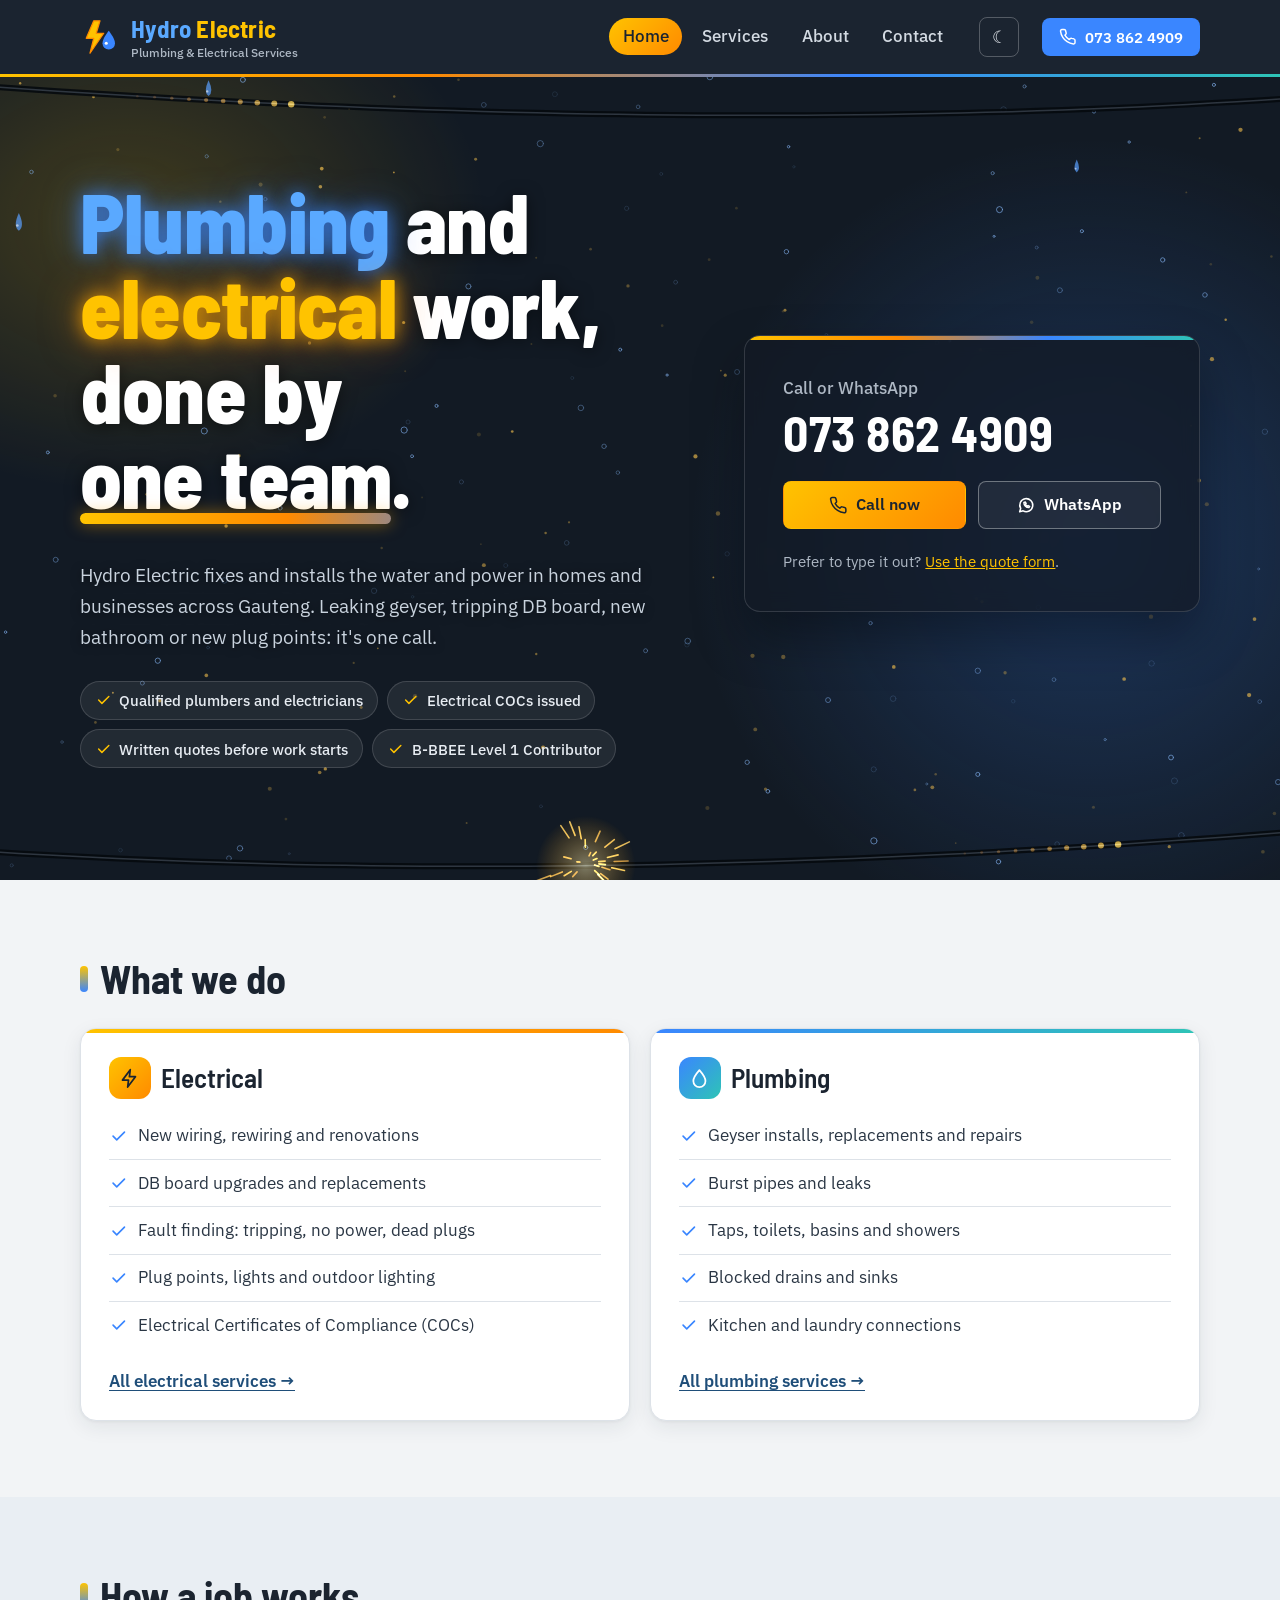
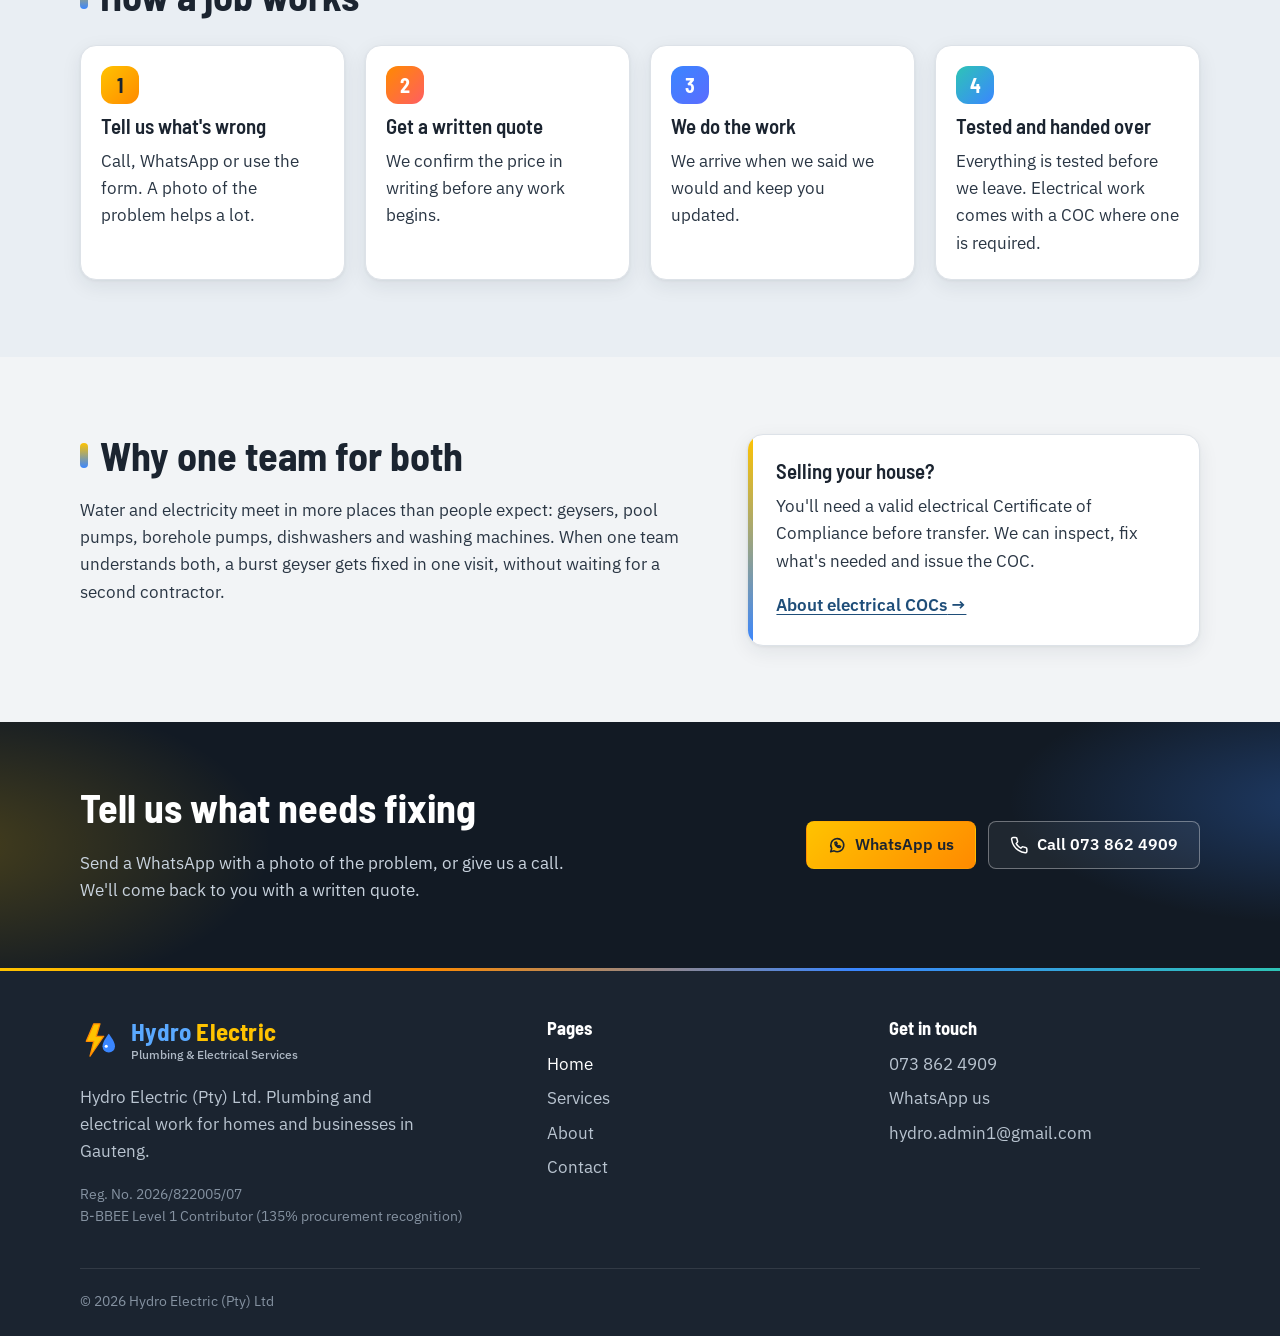
<file: index.html>
<!DOCTYPE html>
<html lang="en-ZA">
<head>
<meta charset="UTF-8">
<meta name="viewport" content="width=device-width, initial-scale=1">
<meta name="theme-color" content="#1B2430">
<meta name="color-scheme" content="light dark">
<script>try{var t=localStorage.getItem("he-theme");if(!t){t=matchMedia("(prefers-color-scheme: dark)").matches?"dark":"light"}document.documentElement.setAttribute("data-theme",t)}catch(e){}</script>
<title>Hydro Electric (Pty) Ltd | Plumbing and Electrical Services</title>
<meta name="description" content="Hydro Electric (Pty) Ltd: plumbing and electrical work for homes and businesses in Gauteng. Geysers, leaks, drains, wiring, DB boards and electrical COCs.">
<link rel="icon" href="data:image/svg+xml,%3Csvg xmlns='http://www.w3.org/2000/svg' viewBox='0 0 64 64'%3E%3Crect width='64' height='64' rx='14' fill='%231B2430'/%3E%3Cpath d='M22 6L10 34H22L16 58L38 26H26L32 6Z' fill='%23FFC300' stroke='%23FF8A00' stroke-width='2' stroke-linejoin='round'/%3E%3Cpath d='M46 22C46 22 56 34 56 42a10 10 0 0 1-20 0C36 34 46 22 46 22Z' fill='%233A86FF'/%3E%3C/svg%3E">
<link rel="preconnect" href="https://fonts.googleapis.com">
<link rel="preconnect" href="https://fonts.gstatic.com" crossorigin>
<link href="https://fonts.googleapis.com/css2?family=Barlow+Semi+Condensed:wght@500;600;700;800&family=IBM+Plex+Sans:wght@400;500;600;700&display=swap" rel="stylesheet">
<link rel="stylesheet" href="styles.css">
</head>
<body>
<a class="skip" href="#main">Skip to content</a>
<header class="site-header">
  <div class="wrap header-row">
    <a class="brand" href="index.html" aria-label="Hydro Electric home"><svg class="mark" viewBox="0 0 64 64" aria-hidden="true"><path class="mark-bolt" d="M22 6 L10 34 H22 L16 58 L38 26 H26 L32 6 Z"/><g class="mark-drop"><path d="M46 22 C46 22 56 34 56 42 a10 10 0 0 1 -20 0 C36 34 46 22 46 22 Z"/><circle cx="42" cy="42" r="2.5"/></g></svg><span class="brand-text"><span class="brand-name"><span class="bn-hydro">Hydro</span> <span class="bn-elec">Electric</span></span><span class="brand-sub">Plumbing &amp; Electrical Services</span></span></a>
    <input type="checkbox" id="nav-toggle" class="nav-toggle-input" aria-label="Open menu">
    <label for="nav-toggle" class="nav-toggle" aria-hidden="true"><span></span><span></span><span></span></label>
    <nav class="site-nav" aria-label="Main">
      <ul><li><a href="index.html" aria-current="page">Home</a></li><li><a href="services.html">Services</a></li><li><a href="about.html">About</a></li><li><a href="contact.html">Contact</a></li></ul>
      <a class="btn btn-ink btn-sm" href="tel:+27738624909"><svg class="i" viewBox="0 0 24 24" aria-hidden="true"><path d="M22 16.9v3a2 2 0 0 1-2.2 2 19.8 19.8 0 0 1-8.6-3.1 19.5 19.5 0 0 1-6-6A19.8 19.8 0 0 1 2.1 4.2 2 2 0 0 1 4.1 2h3a2 2 0 0 1 2 1.7c.1 1 .4 1.9.7 2.8a2 2 0 0 1-.5 2.1L8.1 9.9a16 16 0 0 0 6 6l1.3-1.3a2 2 0 0 1 2.1-.4c.9.3 1.8.6 2.8.7a2 2 0 0 1 1.7 2z"/></svg>073 862 4909</a>
    </nav>
  </div>
</header>
<main id="main">
<section class="hero">
  <div class="wrap hero-grid">
    <div class="hero-copy">
      <h1 class="hero-title"><span class="hl-water">Plumbing</span> and <span class="hl-spark">electrical</span> work, done by <span class="hl-team">one team.</span></h1>
      <p class="lead">Hydro Electric fixes and installs the water and power in homes and businesses across Gauteng. Leaking geyser, tripping DB board, new bathroom or new plug points: it's one call.</p>
      <ul class="hero-facts">
        <li><svg class="i" viewBox="0 0 24 24" aria-hidden="true"><path d="M5 12.5l4.5 4.5L19 7.5"/></svg>Qualified plumbers and electricians</li>
        <li><svg class="i" viewBox="0 0 24 24" aria-hidden="true"><path d="M5 12.5l4.5 4.5L19 7.5"/></svg>Electrical COCs issued</li>
        <li><svg class="i" viewBox="0 0 24 24" aria-hidden="true"><path d="M5 12.5l4.5 4.5L19 7.5"/></svg>Written quotes before work starts</li>
        <li><svg class="i" viewBox="0 0 24 24" aria-hidden="true"><path d="M5 12.5l4.5 4.5L19 7.5"/></svg>B-BBEE Level 1 Contributor</li>
      </ul>
    </div>
    <aside class="call-plate" aria-label="Contact Hydro Electric">
      <p class="plate-label">Call or WhatsApp</p>
      <a class="plate-number" href="tel:+27738624909">073 862 4909</a>
      <div class="plate-actions">
        <a class="btn btn-yellow" href="tel:+27738624909"><svg class="i" viewBox="0 0 24 24" aria-hidden="true"><path d="M22 16.9v3a2 2 0 0 1-2.2 2 19.8 19.8 0 0 1-8.6-3.1 19.5 19.5 0 0 1-6-6A19.8 19.8 0 0 1 2.1 4.2 2 2 0 0 1 4.1 2h3a2 2 0 0 1 2 1.7c.1 1 .4 1.9.7 2.8a2 2 0 0 1-.5 2.1L8.1 9.9a16 16 0 0 0 6 6l1.3-1.3a2 2 0 0 1 2.1-.4c.9.3 1.8.6 2.8.7a2 2 0 0 1 1.7 2z"/></svg>Call now</a>
        <a class="btn btn-outline-light" href="https://wa.me/27738624909?text=Hi%20Hydro%20Electric%2C%20I%27d%20like%20a%20quote." target="_blank" rel="noopener"><svg class="i" viewBox="0 0 24 24" aria-hidden="true"><path d="M3.5 20.5l1.3-4.2A8.5 8.5 0 1 1 8 19.4z"/><path d="M9 8.5c0 3 2.5 6.5 6.5 6.5l1-1.5-2-1-1 .8c-1-.4-2-1.4-2.4-2.4l.8-1-1-2z"/></svg>WhatsApp</a>
      </div>
      <p class="plate-foot">Prefer to type it out? <a href="contact.html">Use the quote form</a>.</p>
    </aside>
  </div>
</section>

<section class="section">
  <div class="wrap">
    <h2 class="section-title">What we do</h2>
    <div class="trades">
      <div class="trade">
        <h3 class="trade-h"><span class="trade-icon elec"><svg class="i" viewBox="0 0 24 24" aria-hidden="true"><path d="M13 2L4 14h7l-1 8 9-12h-7z"/></svg></span>Electrical</h3>
        <ul class="ticks"><li><svg class="i" viewBox="0 0 24 24" aria-hidden="true"><path d="M5 12.5l4.5 4.5L19 7.5"/></svg><span>New wiring, rewiring and renovations</span></li><li><svg class="i" viewBox="0 0 24 24" aria-hidden="true"><path d="M5 12.5l4.5 4.5L19 7.5"/></svg><span>DB board upgrades and replacements</span></li><li><svg class="i" viewBox="0 0 24 24" aria-hidden="true"><path d="M5 12.5l4.5 4.5L19 7.5"/></svg><span>Fault finding: tripping, no power, dead plugs</span></li><li><svg class="i" viewBox="0 0 24 24" aria-hidden="true"><path d="M5 12.5l4.5 4.5L19 7.5"/></svg><span>Plug points, lights and outdoor lighting</span></li><li><svg class="i" viewBox="0 0 24 24" aria-hidden="true"><path d="M5 12.5l4.5 4.5L19 7.5"/></svg><span>Electrical Certificates of Compliance (COCs)</span></li></ul>
        <a class="text-link" href="services.html#electrical">All electrical services</a>
      </div>
      <div class="trade">
        <h3 class="trade-h"><span class="trade-icon plumb"><svg class="i" viewBox="0 0 24 24" aria-hidden="true"><path d="M12 2.5S5 10.5 5 15a7 7 0 0 0 14 0c0-4.5-7-12.5-7-12.5z"/></svg></span>Plumbing</h3>
        <ul class="ticks"><li><svg class="i" viewBox="0 0 24 24" aria-hidden="true"><path d="M5 12.5l4.5 4.5L19 7.5"/></svg><span>Geyser installs, replacements and repairs</span></li><li><svg class="i" viewBox="0 0 24 24" aria-hidden="true"><path d="M5 12.5l4.5 4.5L19 7.5"/></svg><span>Burst pipes and leaks</span></li><li><svg class="i" viewBox="0 0 24 24" aria-hidden="true"><path d="M5 12.5l4.5 4.5L19 7.5"/></svg><span>Taps, toilets, basins and showers</span></li><li><svg class="i" viewBox="0 0 24 24" aria-hidden="true"><path d="M5 12.5l4.5 4.5L19 7.5"/></svg><span>Blocked drains and sinks</span></li><li><svg class="i" viewBox="0 0 24 24" aria-hidden="true"><path d="M5 12.5l4.5 4.5L19 7.5"/></svg><span>Kitchen and laundry connections</span></li></ul>
        <a class="text-link" href="services.html#plumbing">All plumbing services</a>
      </div>
    </div>
  </div>
</section>

<section class="section section-tint">
  <div class="wrap">
    <h2 class="section-title">How a job works</h2>
    <ol class="steps">
      <li><h3>Tell us what's wrong</h3><p>Call, WhatsApp or use the form. A photo of the problem helps a lot.</p></li>
      <li><h3>Get a written quote</h3><p>We confirm the price in writing before any work begins.</p></li>
      <li><h3>We do the work</h3><p>We arrive when we said we would and keep you updated.</p></li>
      <li><h3>Tested and handed over</h3><p>Everything is tested before we leave. Electrical work comes with a COC where one is required.</p></li>
    </ol>
  </div>
</section>

<section class="section">
  <div class="wrap split">
    <div>
      <h2 class="section-title">Why one team for both</h2>
      <p class="measure">Water and electricity meet in more places than people expect: geysers, pool pumps, borehole pumps, dishwashers and washing machines. When one team understands both, a burst geyser gets fixed in one visit, without waiting for a second contractor.</p>
    </div>
    <div class="note-box">
      <h3>Selling your house?</h3>
      <p>You'll need a valid electrical Certificate of Compliance before transfer. We can inspect, fix what's needed and issue the COC.</p>
      <a class="text-link" href="services.html#coc">About electrical COCs</a>
    </div>
  </div>
</section>
<section class="cta-band">
  <div class="wrap cta-inner">
    <div>
      <h2>Tell us what needs fixing</h2>
      <p>Send a WhatsApp with a photo of the problem, or give us a call. We'll come back to you with a written quote.</p>
    </div>
    <div class="cta-actions">
      <a class="btn btn-yellow" href="https://wa.me/27738624909?text=Hi%20Hydro%20Electric%2C%20I%27d%20like%20a%20quote." target="_blank" rel="noopener"><svg class="i" viewBox="0 0 24 24" aria-hidden="true"><path d="M3.5 20.5l1.3-4.2A8.5 8.5 0 1 1 8 19.4z"/><path d="M9 8.5c0 3 2.5 6.5 6.5 6.5l1-1.5-2-1-1 .8c-1-.4-2-1.4-2.4-2.4l.8-1-1-2z"/></svg>WhatsApp us</a>
      <a class="btn btn-outline-light" href="tel:+27738624909"><svg class="i" viewBox="0 0 24 24" aria-hidden="true"><path d="M22 16.9v3a2 2 0 0 1-2.2 2 19.8 19.8 0 0 1-8.6-3.1 19.5 19.5 0 0 1-6-6A19.8 19.8 0 0 1 2.1 4.2 2 2 0 0 1 4.1 2h3a2 2 0 0 1 2 1.7c.1 1 .4 1.9.7 2.8a2 2 0 0 1-.5 2.1L8.1 9.9a16 16 0 0 0 6 6l1.3-1.3a2 2 0 0 1 2.1-.4c.9.3 1.8.6 2.8.7a2 2 0 0 1 1.7 2z"/></svg>Call 073 862 4909</a>
    </div>
  </div>
</section>
</main>
<footer class="site-footer">
  <div class="wrap footer-grid">
    <div>
      <a class="brand brand-footer" href="index.html"><svg class="mark" viewBox="0 0 64 64" aria-hidden="true"><path class="mark-bolt" d="M22 6 L10 34 H22 L16 58 L38 26 H26 L32 6 Z"/><g class="mark-drop"><path d="M46 22 C46 22 56 34 56 42 a10 10 0 0 1 -20 0 C36 34 46 22 46 22 Z"/><circle cx="42" cy="42" r="2.5"/></g></svg><span class="brand-text"><span class="brand-name"><span class="bn-hydro">Hydro</span> <span class="bn-elec">Electric</span></span><span class="brand-sub">Plumbing &amp; Electrical Services</span></span></a>
      <p class="footer-note">Hydro Electric (Pty) Ltd. Plumbing and electrical work for homes and businesses in Gauteng.</p>
      <p class="footer-reg">Reg. No. 2026/822005/07<br>B-BBEE Level 1 Contributor (135% procurement recognition)</p>
    </div>
    <div>
      <h2 class="footer-h">Pages</h2>
      <ul class="footer-list"><li><a href="index.html" aria-current="page">Home</a></li><li><a href="services.html">Services</a></li><li><a href="about.html">About</a></li><li><a href="contact.html">Contact</a></li></ul>
    </div>
    <div>
      <h2 class="footer-h">Get in touch</h2>
      <ul class="footer-list">
        <li><a href="tel:+27738624909">073 862 4909</a></li>
        <li><a href="https://wa.me/27738624909?text=Hi%20Hydro%20Electric%2C%20I%27d%20like%20a%20quote." target="_blank" rel="noopener">WhatsApp us</a></li>
        <li><a href="mailto:hydro.admin1@gmail.com">hydro.admin1@gmail.com</a></li>
      </ul>
    </div>
  </div>
  <div class="wrap footer-base">© <span class="js-year">2026</span> Hydro Electric (Pty) Ltd</div>
</footer>
<script src="script.js"></script>
</body>
</html>
</file>
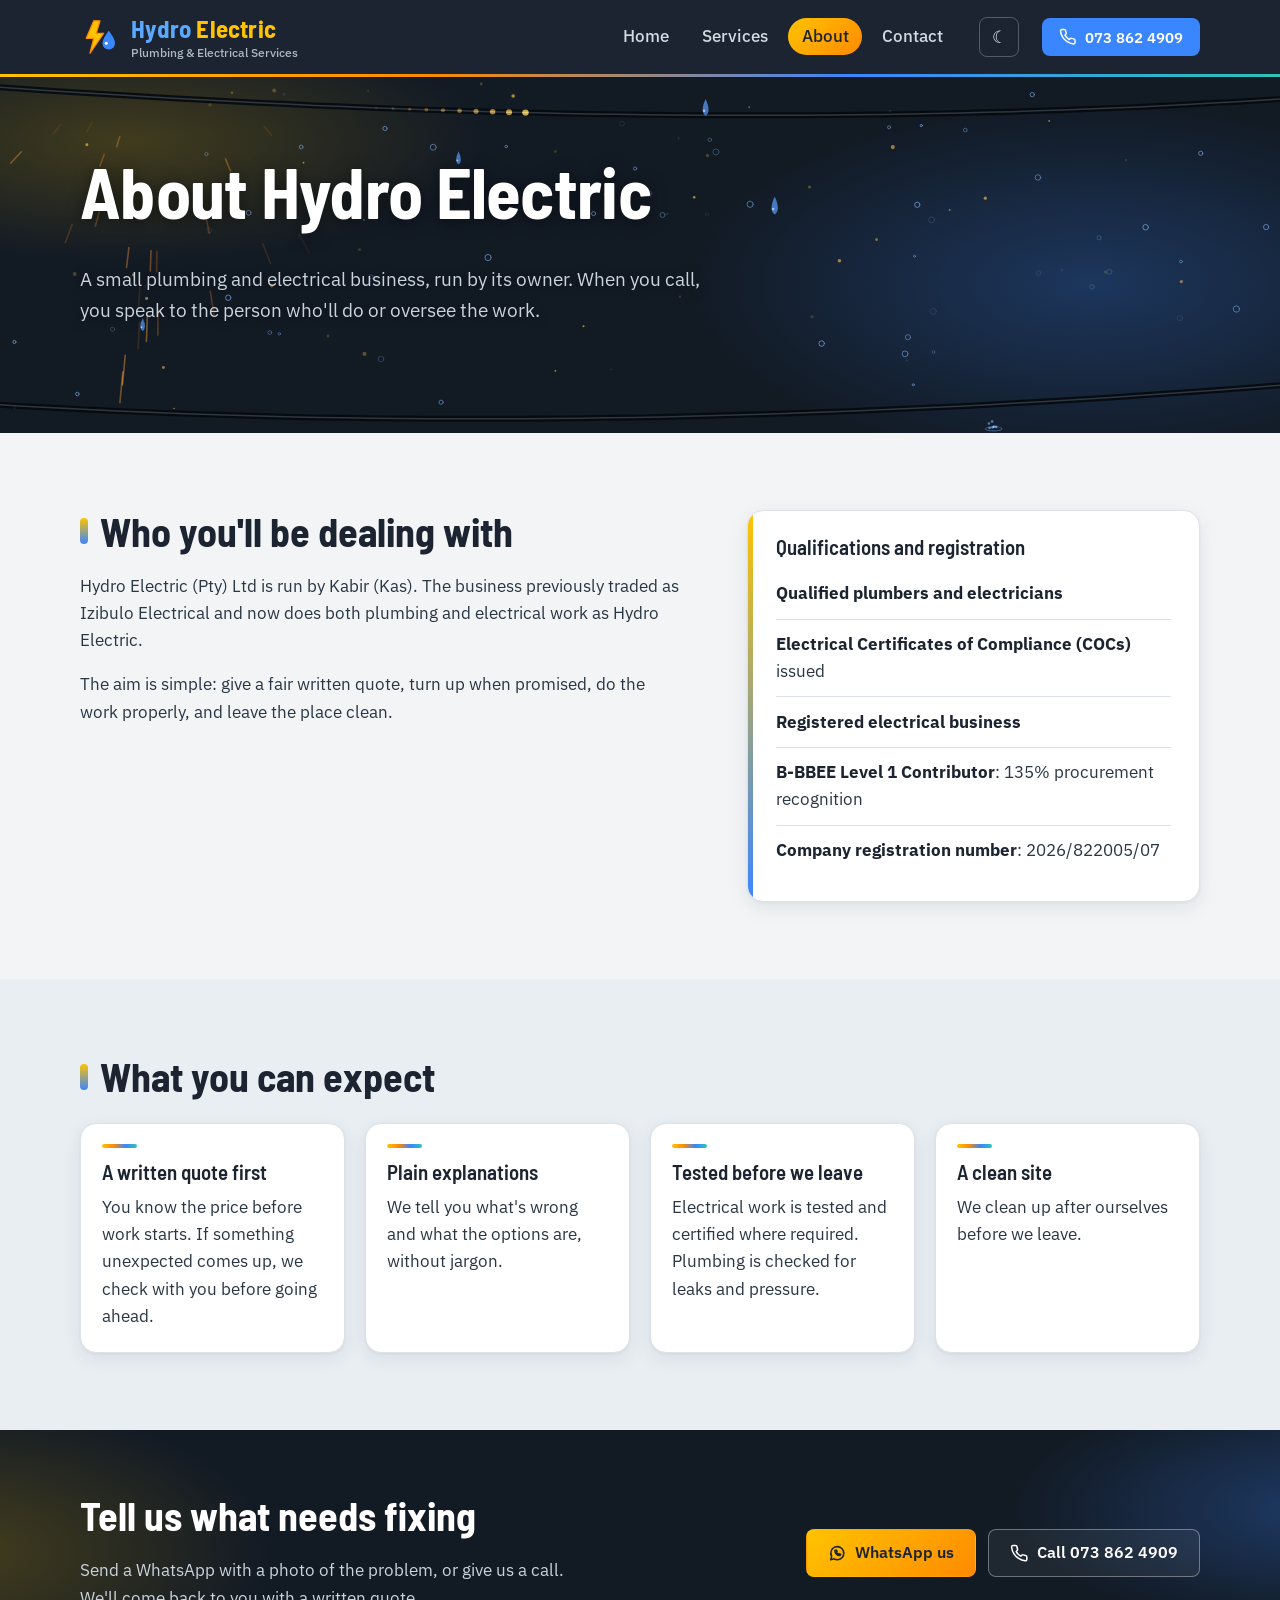
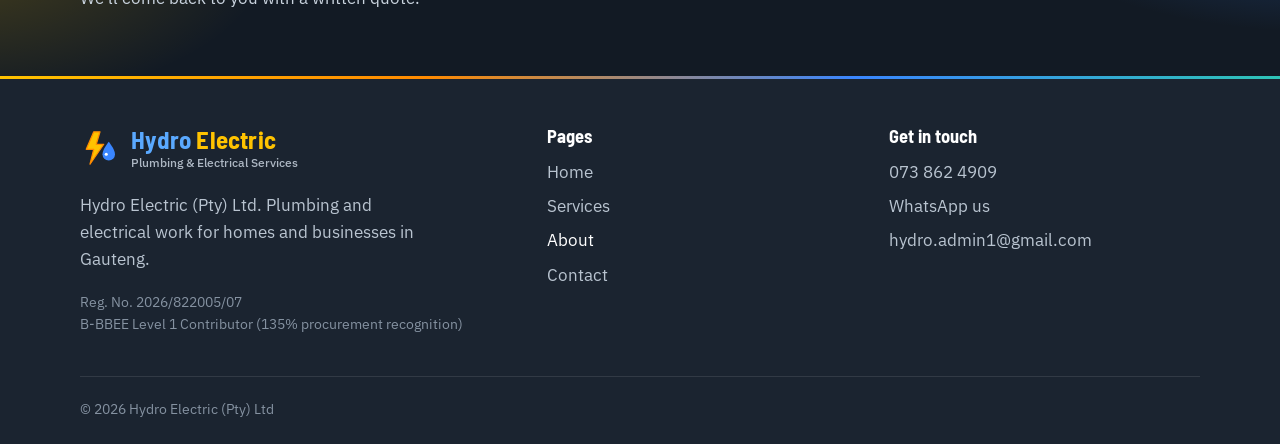
<file: about.html>
<!DOCTYPE html>
<html lang="en-ZA">
<head>
<meta charset="UTF-8">
<meta name="viewport" content="width=device-width, initial-scale=1">
<meta name="theme-color" content="#1B2430">
<meta name="color-scheme" content="light dark">
<script>try{var t=localStorage.getItem("he-theme");if(!t){t=matchMedia("(prefers-color-scheme: dark)").matches?"dark":"light"}document.documentElement.setAttribute("data-theme",t)}catch(e){}</script>
<title>About | Hydro Electric (Pty) Ltd</title>
<meta name="description" content="About Hydro Electric (Pty) Ltd, an owner-run plumbing and electrical business in Gauteng.">
<link rel="icon" href="data:image/svg+xml,%3Csvg xmlns='http://www.w3.org/2000/svg' viewBox='0 0 64 64'%3E%3Crect width='64' height='64' rx='14' fill='%231B2430'/%3E%3Cpath d='M22 6L10 34H22L16 58L38 26H26L32 6Z' fill='%23FFC300' stroke='%23FF8A00' stroke-width='2' stroke-linejoin='round'/%3E%3Cpath d='M46 22C46 22 56 34 56 42a10 10 0 0 1-20 0C36 34 46 22 46 22Z' fill='%233A86FF'/%3E%3C/svg%3E">
<link rel="preconnect" href="https://fonts.googleapis.com">
<link rel="preconnect" href="https://fonts.gstatic.com" crossorigin>
<link href="https://fonts.googleapis.com/css2?family=Barlow+Semi+Condensed:wght@500;600;700;800&family=IBM+Plex+Sans:wght@400;500;600;700&display=swap" rel="stylesheet">
<link rel="stylesheet" href="styles.css">
</head>
<body>
<a class="skip" href="#main">Skip to content</a>
<header class="site-header">
  <div class="wrap header-row">
    <a class="brand" href="index.html" aria-label="Hydro Electric home"><svg class="mark" viewBox="0 0 64 64" aria-hidden="true"><path class="mark-bolt" d="M22 6 L10 34 H22 L16 58 L38 26 H26 L32 6 Z"/><g class="mark-drop"><path d="M46 22 C46 22 56 34 56 42 a10 10 0 0 1 -20 0 C36 34 46 22 46 22 Z"/><circle cx="42" cy="42" r="2.5"/></g></svg><span class="brand-text"><span class="brand-name"><span class="bn-hydro">Hydro</span> <span class="bn-elec">Electric</span></span><span class="brand-sub">Plumbing &amp; Electrical Services</span></span></a>
    <input type="checkbox" id="nav-toggle" class="nav-toggle-input" aria-label="Open menu">
    <label for="nav-toggle" class="nav-toggle" aria-hidden="true"><span></span><span></span><span></span></label>
    <nav class="site-nav" aria-label="Main">
      <ul><li><a href="index.html">Home</a></li><li><a href="services.html">Services</a></li><li><a href="about.html" aria-current="page">About</a></li><li><a href="contact.html">Contact</a></li></ul>
      <a class="btn btn-ink btn-sm" href="tel:+27738624909"><svg class="i" viewBox="0 0 24 24" aria-hidden="true"><path d="M22 16.9v3a2 2 0 0 1-2.2 2 19.8 19.8 0 0 1-8.6-3.1 19.5 19.5 0 0 1-6-6A19.8 19.8 0 0 1 2.1 4.2 2 2 0 0 1 4.1 2h3a2 2 0 0 1 2 1.7c.1 1 .4 1.9.7 2.8a2 2 0 0 1-.5 2.1L8.1 9.9a16 16 0 0 0 6 6l1.3-1.3a2 2 0 0 1 2.1-.4c.9.3 1.8.6 2.8.7a2 2 0 0 1 1.7 2z"/></svg>073 862 4909</a>
    </nav>
  </div>
</header>
<main id="main">
<section class="page-head">
  <div class="wrap">
    <h1>About Hydro Electric</h1>
    <p class="lead">A small plumbing and electrical business, run by its owner. When you call, you speak to the person who'll do or oversee the work.</p>
  </div>
</section>

<section class="section">
  <div class="wrap split">
    <div>
      <h2 class="section-title">Who you'll be dealing with</h2>
      <p class="measure">Hydro Electric (Pty) Ltd is run by Kabir (Kas). The business previously traded as Izibulo Electrical and now does both plumbing and electrical work as Hydro Electric.</p>
      <p class="measure">The aim is simple: give a fair written quote, turn up when promised, do the work properly, and leave the place clean.</p>
    </div>
    <div class="note-box">
      <h3>Qualifications and registration</h3>
      <ul class="plain-list">
        <li><strong>Qualified plumbers and electricians</strong></li>
        <li><strong>Electrical Certificates of Compliance (COCs)</strong> issued</li>
        <li><strong>Registered electrical business</strong></li>
        <li><strong>B-BBEE Level 1 Contributor</strong>: 135% procurement recognition</li>
        <li><strong>Company registration number</strong>: 2026/822005/07</li>
      </ul>
    </div>
  </div>
</section>

<section class="section section-tint">
  <div class="wrap">
    <h2 class="section-title">What you can expect</h2>
    <div class="promise-grid">
      <div><h3>A written quote first</h3><p>You know the price before work starts. If something unexpected comes up, we check with you before going ahead.</p></div>
      <div><h3>Plain explanations</h3><p>We tell you what's wrong and what the options are, without jargon.</p></div>
      <div><h3>Tested before we leave</h3><p>Electrical work is tested and certified where required. Plumbing is checked for leaks and pressure.</p></div>
      <div><h3>A clean site</h3><p>We clean up after ourselves before we leave.</p></div>
    </div>
  </div>
</section>
<section class="cta-band">
  <div class="wrap cta-inner">
    <div>
      <h2>Tell us what needs fixing</h2>
      <p>Send a WhatsApp with a photo of the problem, or give us a call. We'll come back to you with a written quote.</p>
    </div>
    <div class="cta-actions">
      <a class="btn btn-yellow" href="https://wa.me/27738624909?text=Hi%20Hydro%20Electric%2C%20I%27d%20like%20a%20quote." target="_blank" rel="noopener"><svg class="i" viewBox="0 0 24 24" aria-hidden="true"><path d="M3.5 20.5l1.3-4.2A8.5 8.5 0 1 1 8 19.4z"/><path d="M9 8.5c0 3 2.5 6.5 6.5 6.5l1-1.5-2-1-1 .8c-1-.4-2-1.4-2.4-2.4l.8-1-1-2z"/></svg>WhatsApp us</a>
      <a class="btn btn-outline-light" href="tel:+27738624909"><svg class="i" viewBox="0 0 24 24" aria-hidden="true"><path d="M22 16.9v3a2 2 0 0 1-2.2 2 19.8 19.8 0 0 1-8.6-3.1 19.5 19.5 0 0 1-6-6A19.8 19.8 0 0 1 2.1 4.2 2 2 0 0 1 4.1 2h3a2 2 0 0 1 2 1.7c.1 1 .4 1.9.7 2.8a2 2 0 0 1-.5 2.1L8.1 9.9a16 16 0 0 0 6 6l1.3-1.3a2 2 0 0 1 2.1-.4c.9.3 1.8.6 2.8.7a2 2 0 0 1 1.7 2z"/></svg>Call 073 862 4909</a>
    </div>
  </div>
</section>
</main>
<footer class="site-footer">
  <div class="wrap footer-grid">
    <div>
      <a class="brand brand-footer" href="index.html"><svg class="mark" viewBox="0 0 64 64" aria-hidden="true"><path class="mark-bolt" d="M22 6 L10 34 H22 L16 58 L38 26 H26 L32 6 Z"/><g class="mark-drop"><path d="M46 22 C46 22 56 34 56 42 a10 10 0 0 1 -20 0 C36 34 46 22 46 22 Z"/><circle cx="42" cy="42" r="2.5"/></g></svg><span class="brand-text"><span class="brand-name"><span class="bn-hydro">Hydro</span> <span class="bn-elec">Electric</span></span><span class="brand-sub">Plumbing &amp; Electrical Services</span></span></a>
      <p class="footer-note">Hydro Electric (Pty) Ltd. Plumbing and electrical work for homes and businesses in Gauteng.</p>
      <p class="footer-reg">Reg. No. 2026/822005/07<br>B-BBEE Level 1 Contributor (135% procurement recognition)</p>
    </div>
    <div>
      <h2 class="footer-h">Pages</h2>
      <ul class="footer-list"><li><a href="index.html">Home</a></li><li><a href="services.html">Services</a></li><li><a href="about.html" aria-current="page">About</a></li><li><a href="contact.html">Contact</a></li></ul>
    </div>
    <div>
      <h2 class="footer-h">Get in touch</h2>
      <ul class="footer-list">
        <li><a href="tel:+27738624909">073 862 4909</a></li>
        <li><a href="https://wa.me/27738624909?text=Hi%20Hydro%20Electric%2C%20I%27d%20like%20a%20quote." target="_blank" rel="noopener">WhatsApp us</a></li>
        <li><a href="mailto:hydro.admin1@gmail.com">hydro.admin1@gmail.com</a></li>
      </ul>
    </div>
  </div>
  <div class="wrap footer-base">© <span class="js-year">2026</span> Hydro Electric (Pty) Ltd</div>
</footer>
<script src="script.js"></script>
</body>
</html>
</file>
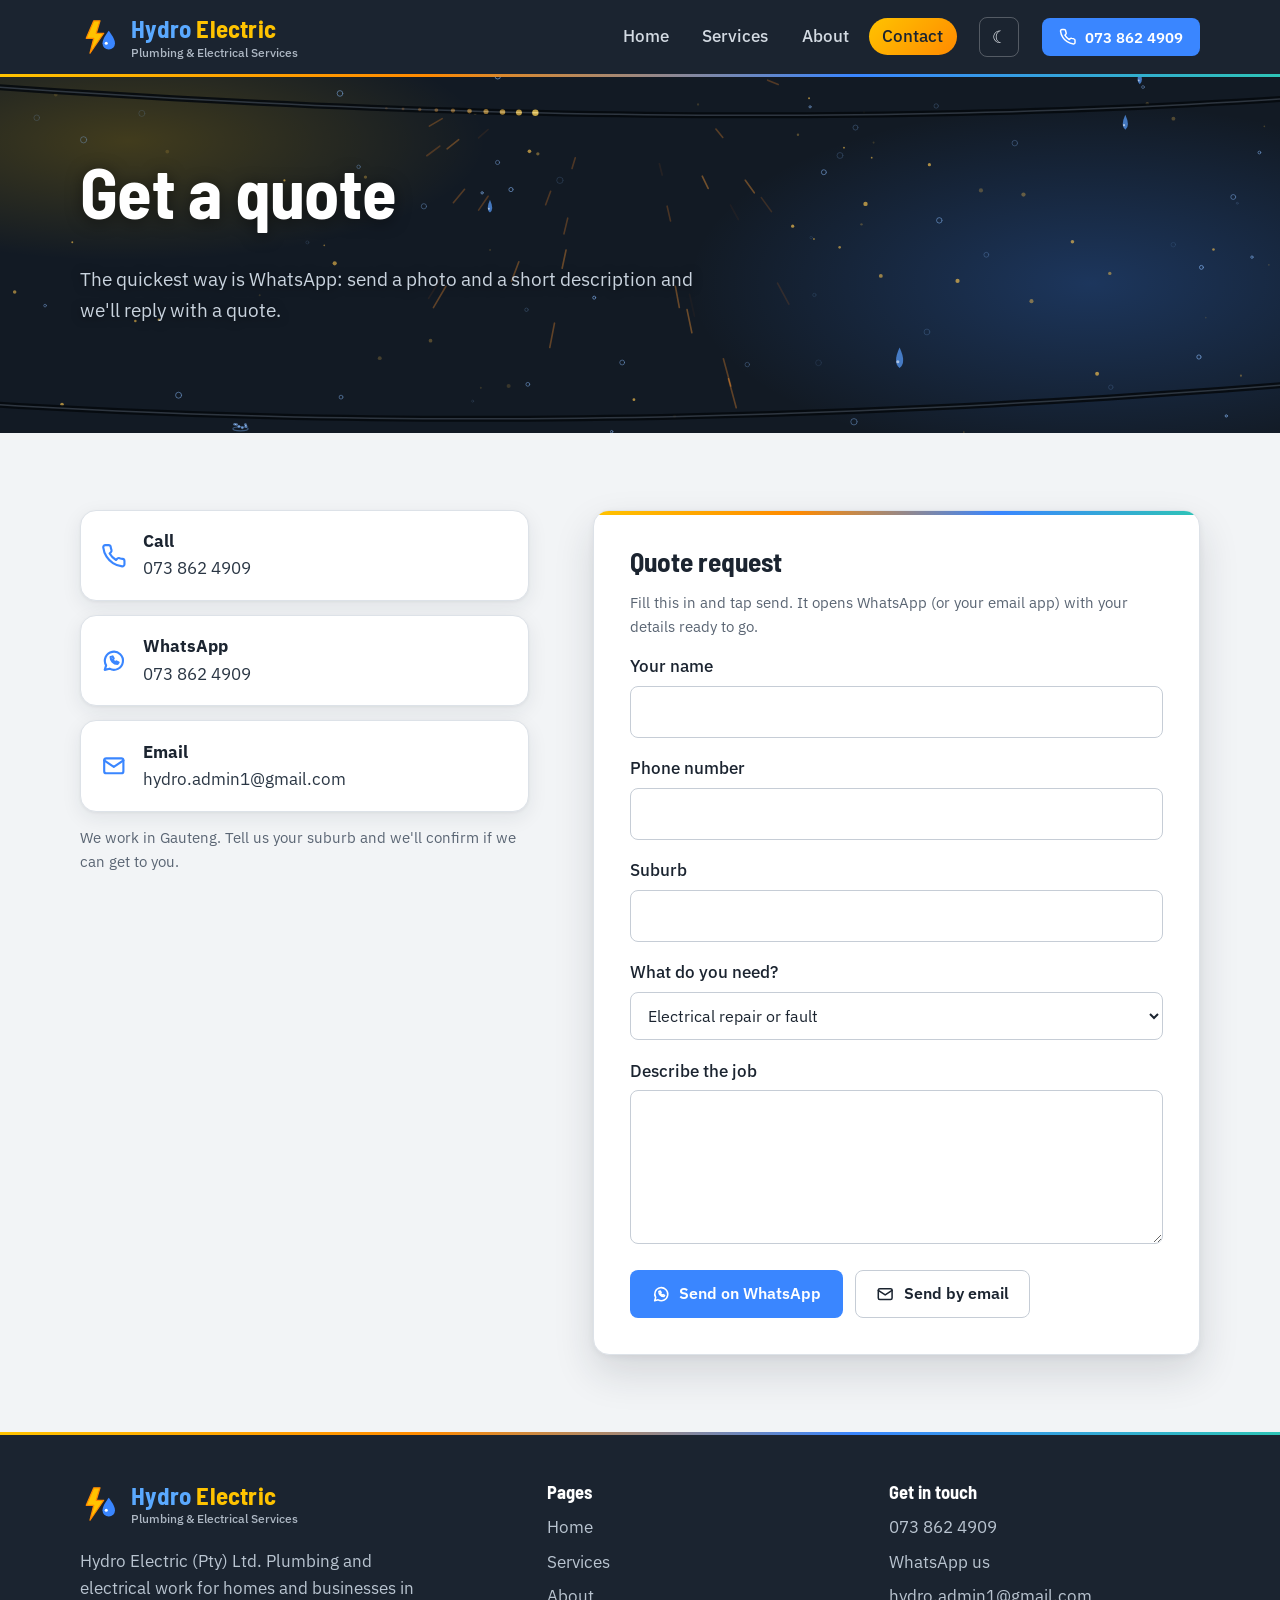
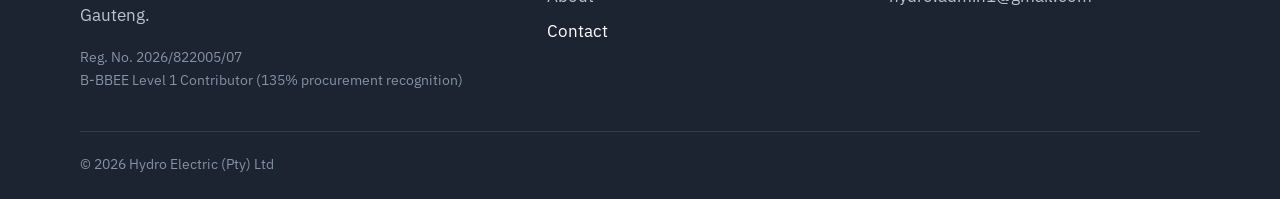
<file: contact.html>
<!DOCTYPE html>
<html lang="en-ZA">
<head>
<meta charset="UTF-8">
<meta name="viewport" content="width=device-width, initial-scale=1">
<meta name="theme-color" content="#1B2430">
<meta name="color-scheme" content="light dark">
<script>try{var t=localStorage.getItem("he-theme");if(!t){t=matchMedia("(prefers-color-scheme: dark)").matches?"dark":"light"}document.documentElement.setAttribute("data-theme",t)}catch(e){}</script>
<title>Get a quote | Hydro Electric (Pty) Ltd</title>
<meta name="description" content="Get a quote from Hydro Electric. Call or WhatsApp 073 862 4909, or send a quote request.">
<link rel="icon" href="data:image/svg+xml,%3Csvg xmlns='http://www.w3.org/2000/svg' viewBox='0 0 64 64'%3E%3Crect width='64' height='64' rx='14' fill='%231B2430'/%3E%3Cpath d='M22 6L10 34H22L16 58L38 26H26L32 6Z' fill='%23FFC300' stroke='%23FF8A00' stroke-width='2' stroke-linejoin='round'/%3E%3Cpath d='M46 22C46 22 56 34 56 42a10 10 0 0 1-20 0C36 34 46 22 46 22Z' fill='%233A86FF'/%3E%3C/svg%3E">
<link rel="preconnect" href="https://fonts.googleapis.com">
<link rel="preconnect" href="https://fonts.gstatic.com" crossorigin>
<link href="https://fonts.googleapis.com/css2?family=Barlow+Semi+Condensed:wght@500;600;700;800&family=IBM+Plex+Sans:wght@400;500;600;700&display=swap" rel="stylesheet">
<link rel="stylesheet" href="styles.css">
</head>
<body>
<a class="skip" href="#main">Skip to content</a>
<header class="site-header">
  <div class="wrap header-row">
    <a class="brand" href="index.html" aria-label="Hydro Electric home"><svg class="mark" viewBox="0 0 64 64" aria-hidden="true"><path class="mark-bolt" d="M22 6 L10 34 H22 L16 58 L38 26 H26 L32 6 Z"/><g class="mark-drop"><path d="M46 22 C46 22 56 34 56 42 a10 10 0 0 1 -20 0 C36 34 46 22 46 22 Z"/><circle cx="42" cy="42" r="2.5"/></g></svg><span class="brand-text"><span class="brand-name"><span class="bn-hydro">Hydro</span> <span class="bn-elec">Electric</span></span><span class="brand-sub">Plumbing &amp; Electrical Services</span></span></a>
    <input type="checkbox" id="nav-toggle" class="nav-toggle-input" aria-label="Open menu">
    <label for="nav-toggle" class="nav-toggle" aria-hidden="true"><span></span><span></span><span></span></label>
    <nav class="site-nav" aria-label="Main">
      <ul><li><a href="index.html">Home</a></li><li><a href="services.html">Services</a></li><li><a href="about.html">About</a></li><li><a href="contact.html" aria-current="page">Contact</a></li></ul>
      <a class="btn btn-ink btn-sm" href="tel:+27738624909"><svg class="i" viewBox="0 0 24 24" aria-hidden="true"><path d="M22 16.9v3a2 2 0 0 1-2.2 2 19.8 19.8 0 0 1-8.6-3.1 19.5 19.5 0 0 1-6-6A19.8 19.8 0 0 1 2.1 4.2 2 2 0 0 1 4.1 2h3a2 2 0 0 1 2 1.7c.1 1 .4 1.9.7 2.8a2 2 0 0 1-.5 2.1L8.1 9.9a16 16 0 0 0 6 6l1.3-1.3a2 2 0 0 1 2.1-.4c.9.3 1.8.6 2.8.7a2 2 0 0 1 1.7 2z"/></svg>073 862 4909</a>
    </nav>
  </div>
</header>
<main id="main">
<section class="page-head">
  <div class="wrap">
    <h1>Get a quote</h1>
    <p class="lead">The quickest way is WhatsApp: send a photo and a short description and we'll reply with a quote.</p>
  </div>
</section>

<section class="section">
  <div class="wrap contact-grid">
    <div class="contact-ways">
      <a class="way" href="tel:+27738624909"><svg class="i" viewBox="0 0 24 24" aria-hidden="true"><path d="M22 16.9v3a2 2 0 0 1-2.2 2 19.8 19.8 0 0 1-8.6-3.1 19.5 19.5 0 0 1-6-6A19.8 19.8 0 0 1 2.1 4.2 2 2 0 0 1 4.1 2h3a2 2 0 0 1 2 1.7c.1 1 .4 1.9.7 2.8a2 2 0 0 1-.5 2.1L8.1 9.9a16 16 0 0 0 6 6l1.3-1.3a2 2 0 0 1 2.1-.4c.9.3 1.8.6 2.8.7a2 2 0 0 1 1.7 2z"/></svg><span><strong>Call</strong>073 862 4909</span></a>
      <a class="way" href="https://wa.me/27738624909?text=Hi%20Hydro%20Electric%2C%20I%27d%20like%20a%20quote." target="_blank" rel="noopener"><svg class="i" viewBox="0 0 24 24" aria-hidden="true"><path d="M3.5 20.5l1.3-4.2A8.5 8.5 0 1 1 8 19.4z"/><path d="M9 8.5c0 3 2.5 6.5 6.5 6.5l1-1.5-2-1-1 .8c-1-.4-2-1.4-2.4-2.4l.8-1-1-2z"/></svg><span><strong>WhatsApp</strong>073 862 4909</span></a>
      <a class="way" href="mailto:hydro.admin1@gmail.com"><svg class="i" viewBox="0 0 24 24" aria-hidden="true"><rect x="3" y="5" width="18" height="14" rx="2"/><path d="M3 7l9 6 9-6"/></svg><span><strong>Email</strong>hydro.admin1@gmail.com</span></a>
      <p class="muted">We work in Gauteng. Tell us your suburb and we'll confirm if we can get to you.</p>
    </div>

    <form id="quote-form" class="quote-form" novalidate>
      <h2 class="form-title">Quote request</h2>
      <p class="muted">Fill this in and tap send. It opens WhatsApp (or your email app) with your details ready to go.</p>
      <div class="field"><label for="f-name">Your name</label><input id="f-name" name="name" autocomplete="name" required></div>
      <div class="field"><label for="f-phone">Phone number</label><input id="f-phone" name="phone" type="tel" autocomplete="tel" inputmode="tel" required></div>
      <div class="field"><label for="f-area">Suburb</label><input id="f-area" name="area" autocomplete="address-level2"></div>
      <div class="field"><label for="f-service">What do you need?</label>
        <select id="f-service" name="service">
          <option>Electrical repair or fault</option>
          <option>Electrical installation or upgrade</option>
          <option>Electrical COC</option>
          <option>Geyser problem</option>
          <option>Plumbing leak or repair</option>
          <option>Bathroom or kitchen plumbing</option>
          <option>Blocked drain</option>
          <option>Something else</option>
        </select></div>
      <div class="field"><label for="f-msg">Describe the job</label><textarea id="f-msg" name="message" rows="5" required></textarea></div>
      <p id="form-error" class="form-error" role="alert" hidden></p>
      <div class="form-actions">
        <button type="submit" class="btn btn-ink" data-via="whatsapp"><svg class="i" viewBox="0 0 24 24" aria-hidden="true"><path d="M3.5 20.5l1.3-4.2A8.5 8.5 0 1 1 8 19.4z"/><path d="M9 8.5c0 3 2.5 6.5 6.5 6.5l1-1.5-2-1-1 .8c-1-.4-2-1.4-2.4-2.4l.8-1-1-2z"/></svg>Send on WhatsApp</button>
        <button type="submit" class="btn btn-outline" data-via="email"><svg class="i" viewBox="0 0 24 24" aria-hidden="true"><rect x="3" y="5" width="18" height="14" rx="2"/><path d="M3 7l9 6 9-6"/></svg>Send by email</button>
      </div>
    </form>
  </div>
</section>
</main>
<footer class="site-footer">
  <div class="wrap footer-grid">
    <div>
      <a class="brand brand-footer" href="index.html"><svg class="mark" viewBox="0 0 64 64" aria-hidden="true"><path class="mark-bolt" d="M22 6 L10 34 H22 L16 58 L38 26 H26 L32 6 Z"/><g class="mark-drop"><path d="M46 22 C46 22 56 34 56 42 a10 10 0 0 1 -20 0 C36 34 46 22 46 22 Z"/><circle cx="42" cy="42" r="2.5"/></g></svg><span class="brand-text"><span class="brand-name"><span class="bn-hydro">Hydro</span> <span class="bn-elec">Electric</span></span><span class="brand-sub">Plumbing &amp; Electrical Services</span></span></a>
      <p class="footer-note">Hydro Electric (Pty) Ltd. Plumbing and electrical work for homes and businesses in Gauteng.</p>
      <p class="footer-reg">Reg. No. 2026/822005/07<br>B-BBEE Level 1 Contributor (135% procurement recognition)</p>
    </div>
    <div>
      <h2 class="footer-h">Pages</h2>
      <ul class="footer-list"><li><a href="index.html">Home</a></li><li><a href="services.html">Services</a></li><li><a href="about.html">About</a></li><li><a href="contact.html" aria-current="page">Contact</a></li></ul>
    </div>
    <div>
      <h2 class="footer-h">Get in touch</h2>
      <ul class="footer-list">
        <li><a href="tel:+27738624909">073 862 4909</a></li>
        <li><a href="https://wa.me/27738624909?text=Hi%20Hydro%20Electric%2C%20I%27d%20like%20a%20quote." target="_blank" rel="noopener">WhatsApp us</a></li>
        <li><a href="mailto:hydro.admin1@gmail.com">hydro.admin1@gmail.com</a></li>
      </ul>
    </div>
  </div>
  <div class="wrap footer-base">© <span class="js-year">2026</span> Hydro Electric (Pty) Ltd</div>
</footer>
<script src="script.js"></script>
</body>
</html>
</file>
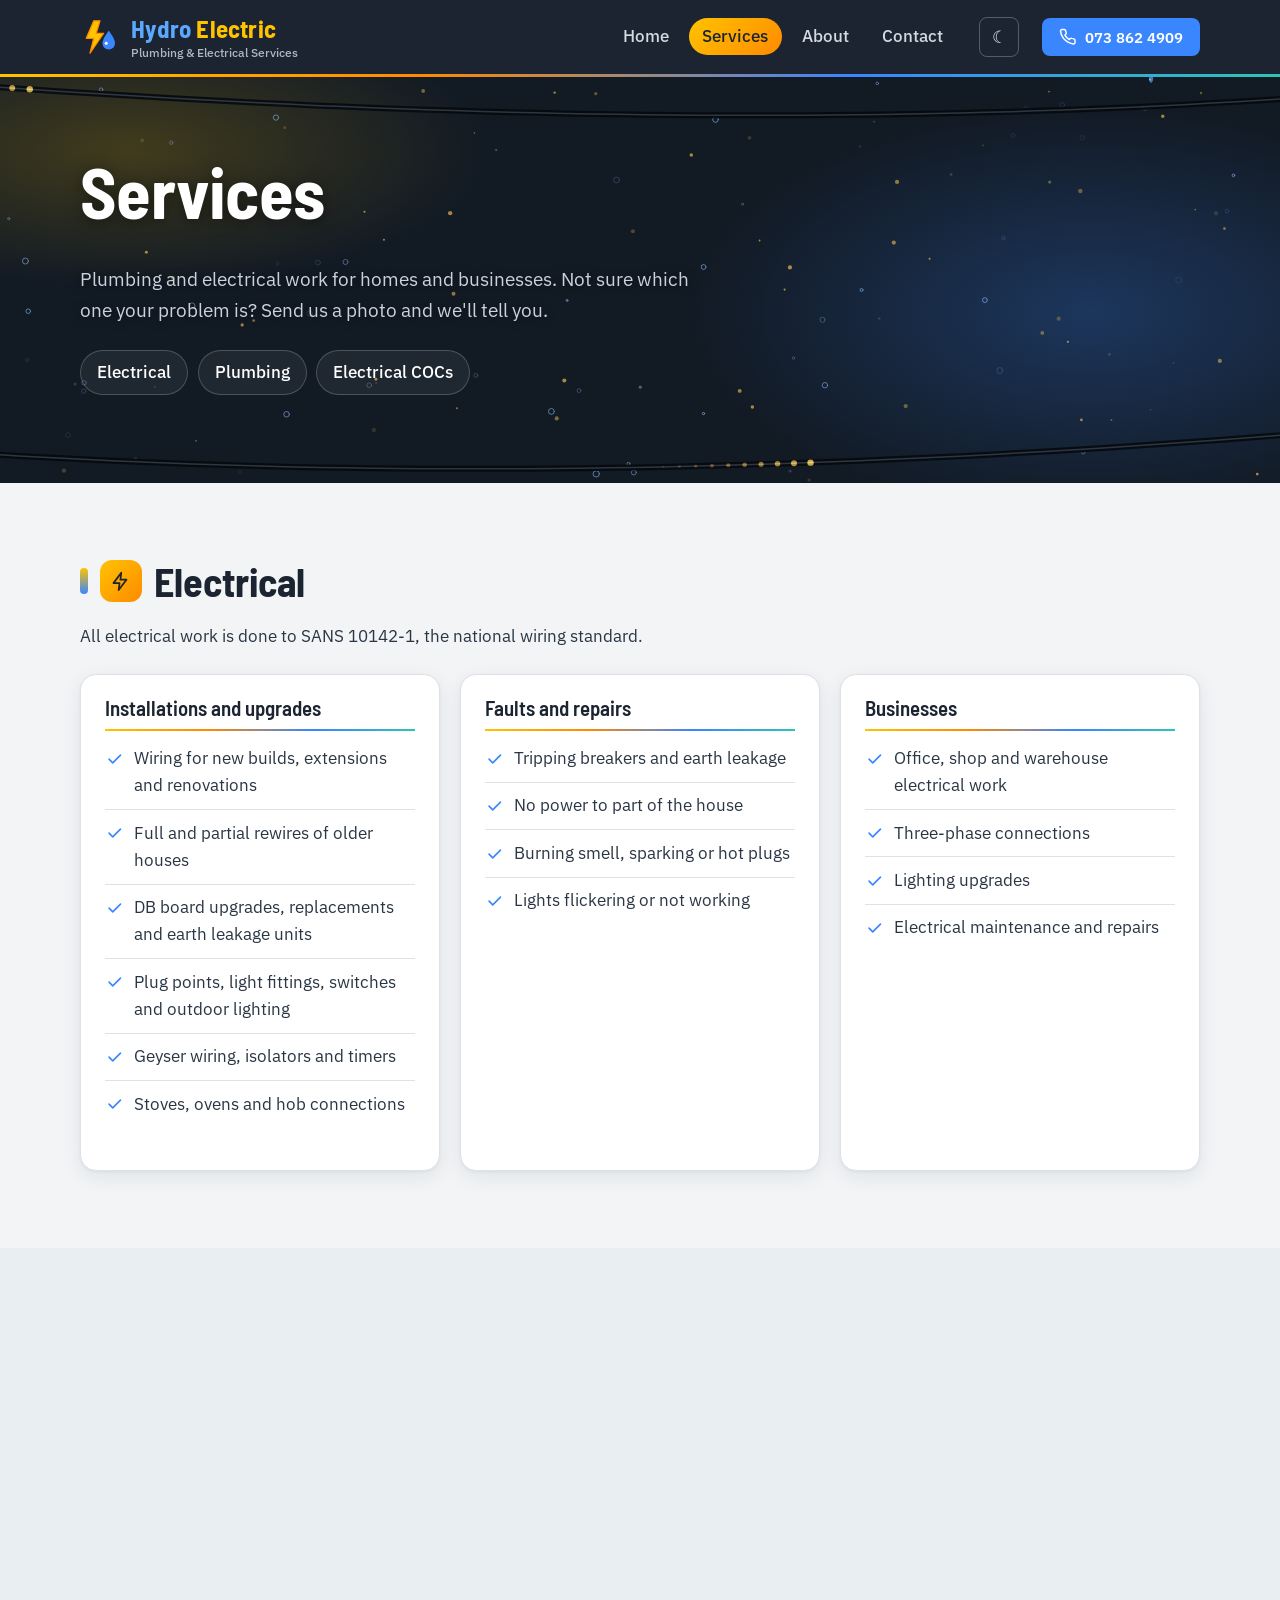
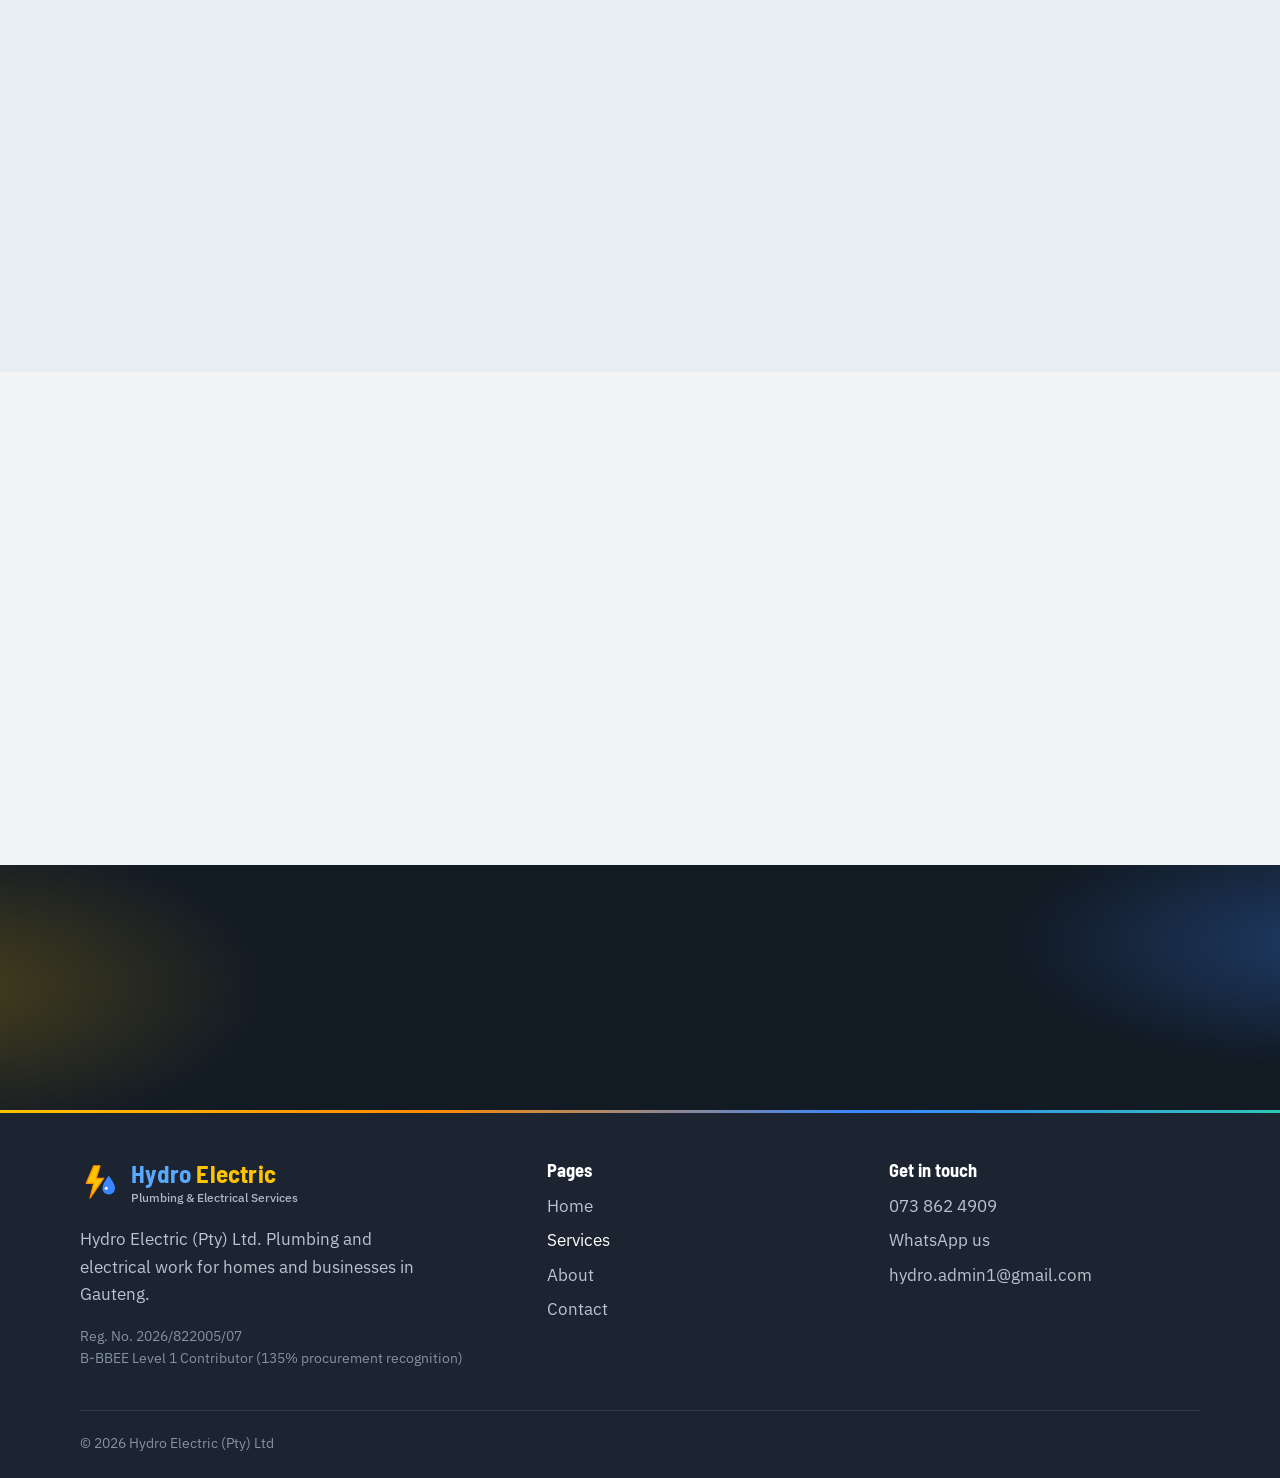
<file: projects.html>
<!DOCTYPE html><html lang="en-ZA"><head><meta charset="UTF-8"><title>Moved</title><meta http-equiv="refresh" content="0; url=services.html"><link rel="canonical" href="services.html"></head><body><p>This page has moved. <a href="services.html">Go to Services</a>.</p></body></html>
</file>
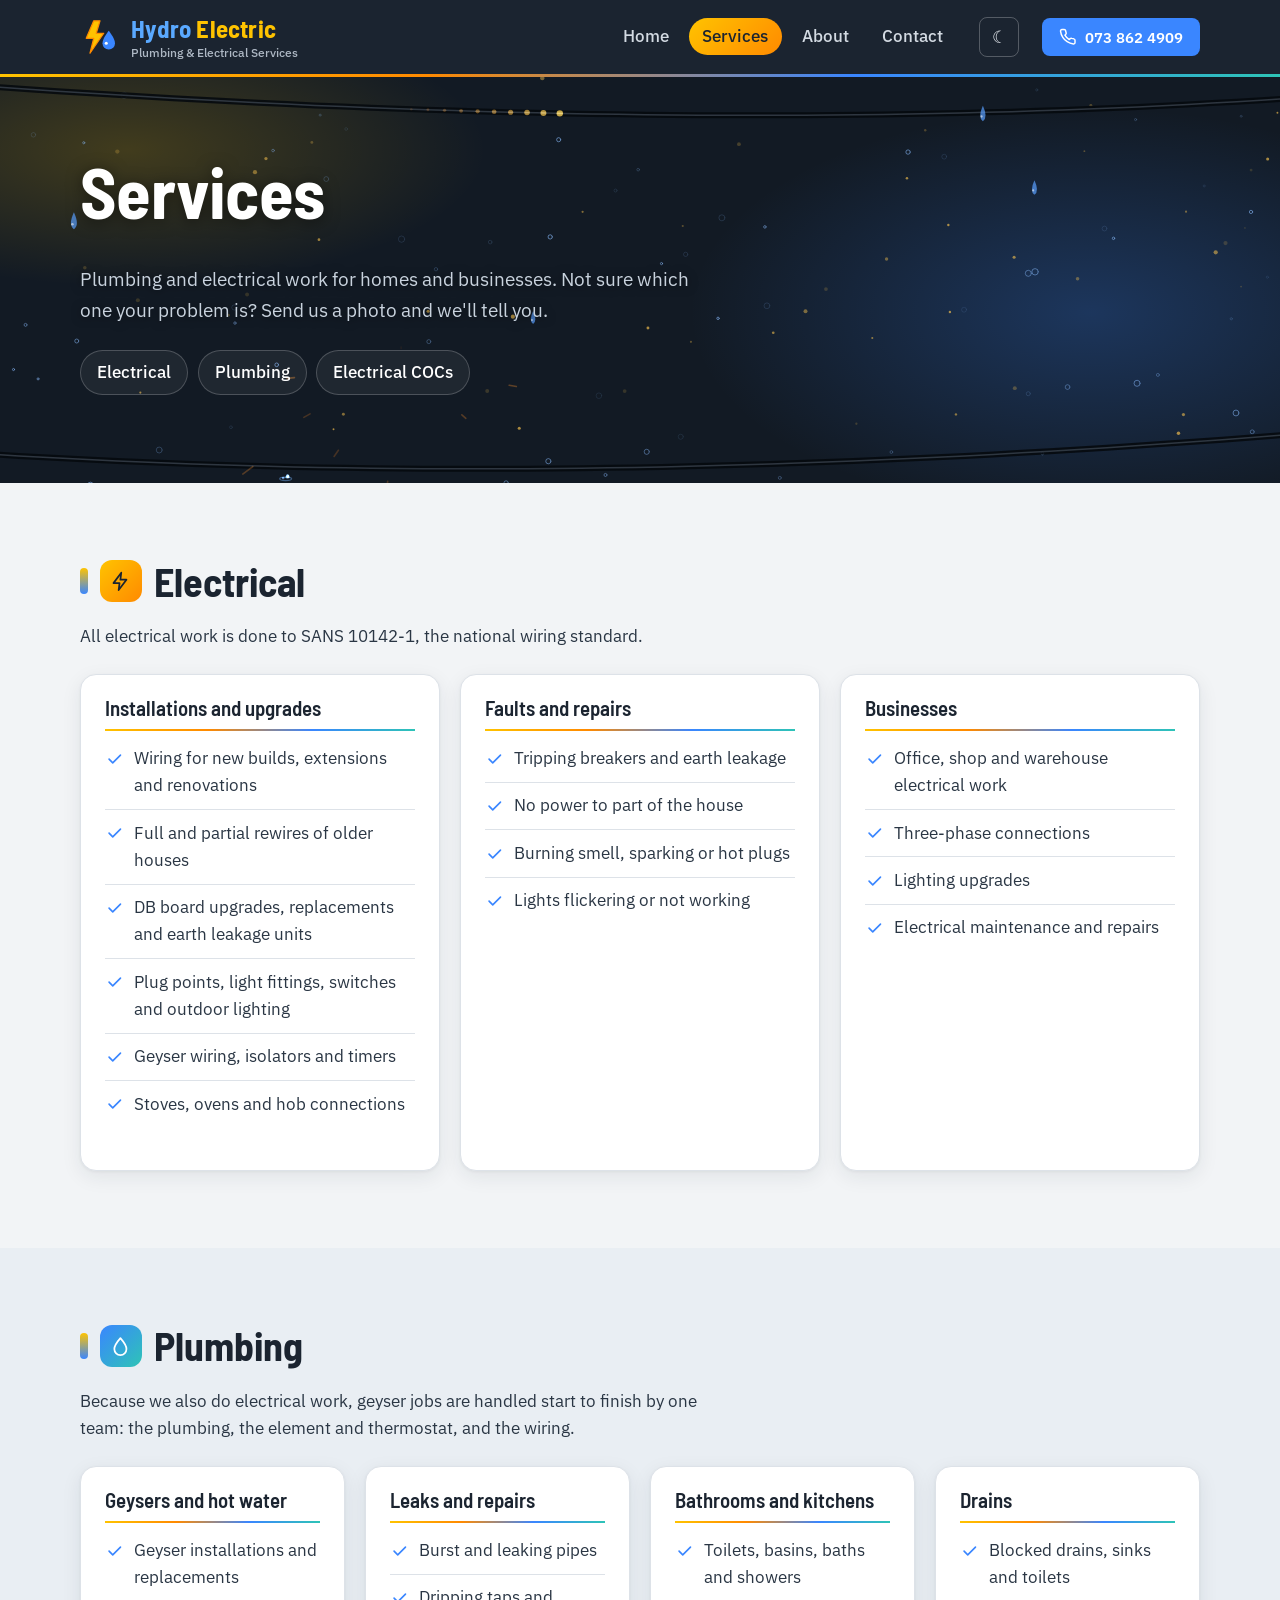
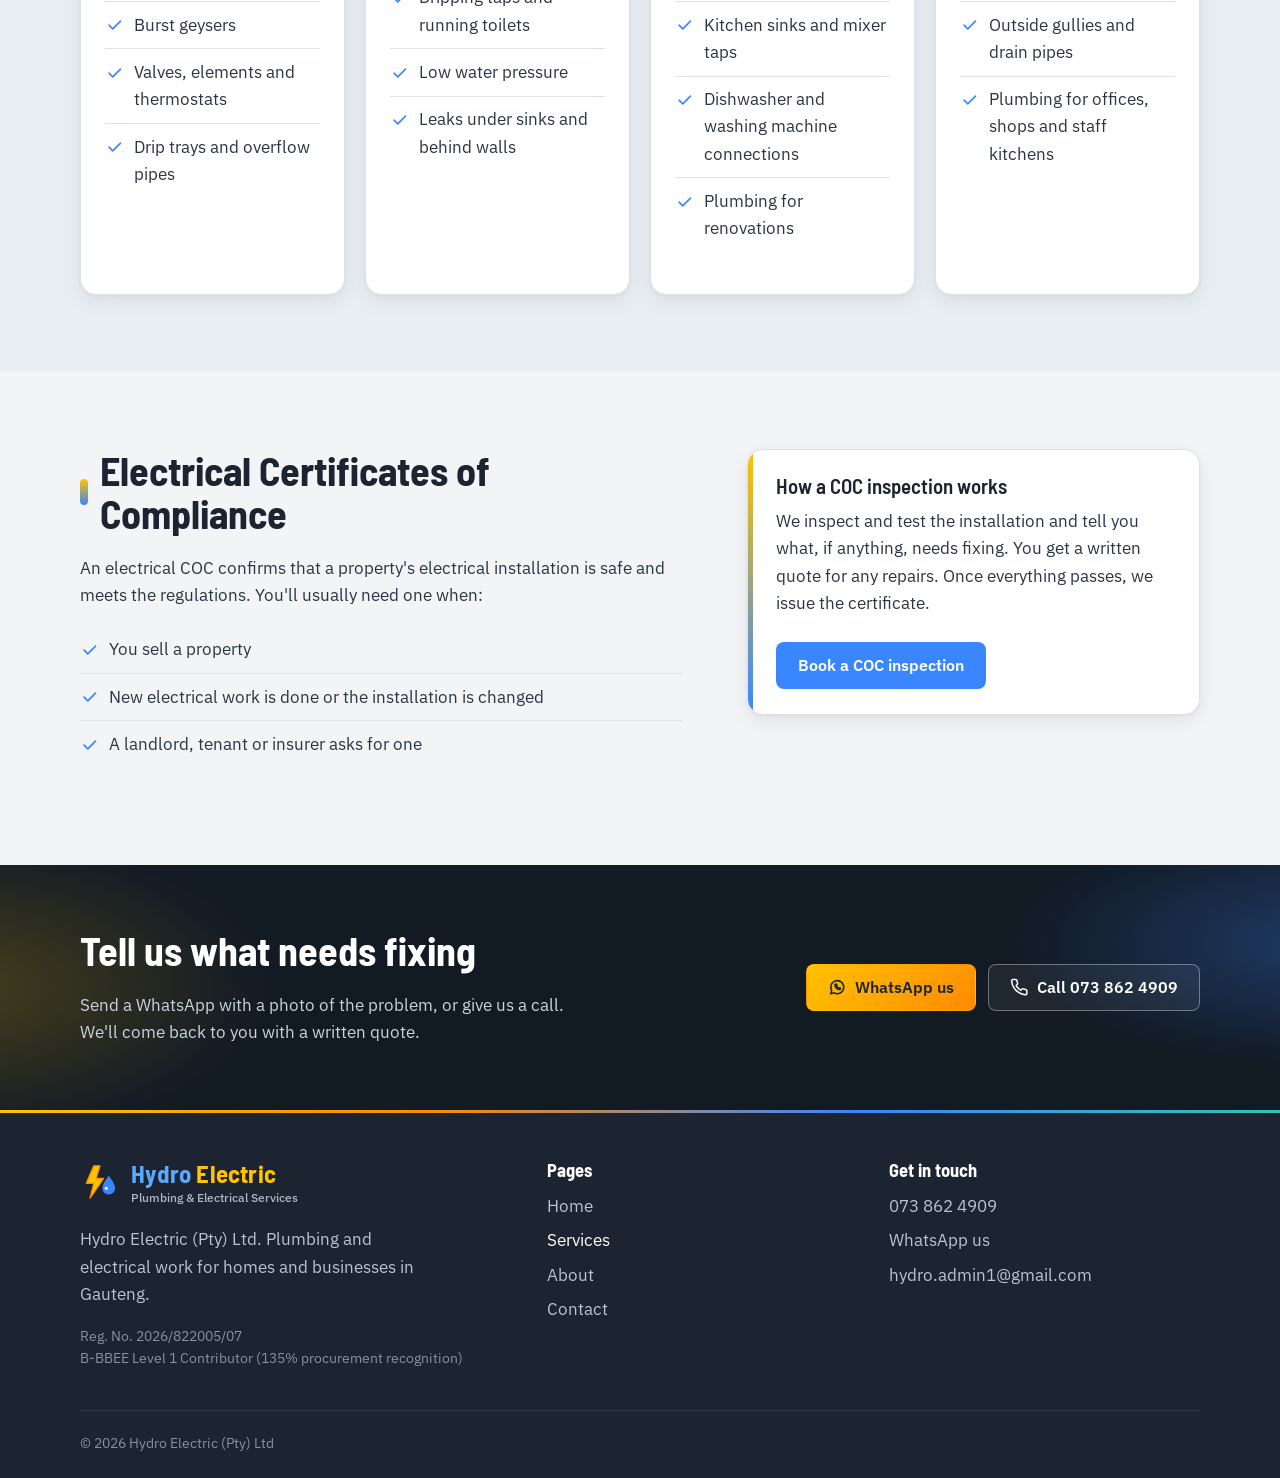
<file: services.html>
<!DOCTYPE html>
<html lang="en-ZA">
<head>
<meta charset="UTF-8">
<meta name="viewport" content="width=device-width, initial-scale=1">
<meta name="theme-color" content="#1B2430">
<meta name="color-scheme" content="light dark">
<script>try{var t=localStorage.getItem("he-theme");if(!t){t=matchMedia("(prefers-color-scheme: dark)").matches?"dark":"light"}document.documentElement.setAttribute("data-theme",t)}catch(e){}</script>
<title>Services | Hydro Electric (Pty) Ltd</title>
<meta name="description" content="Electrical and plumbing services from Hydro Electric: wiring, DB boards, fault finding, electrical COCs, geysers, leaks, bathrooms and drains.">
<link rel="icon" href="data:image/svg+xml,%3Csvg xmlns='http://www.w3.org/2000/svg' viewBox='0 0 64 64'%3E%3Crect width='64' height='64' rx='14' fill='%231B2430'/%3E%3Cpath d='M22 6L10 34H22L16 58L38 26H26L32 6Z' fill='%23FFC300' stroke='%23FF8A00' stroke-width='2' stroke-linejoin='round'/%3E%3Cpath d='M46 22C46 22 56 34 56 42a10 10 0 0 1-20 0C36 34 46 22 46 22Z' fill='%233A86FF'/%3E%3C/svg%3E">
<link rel="preconnect" href="https://fonts.googleapis.com">
<link rel="preconnect" href="https://fonts.gstatic.com" crossorigin>
<link href="https://fonts.googleapis.com/css2?family=Barlow+Semi+Condensed:wght@500;600;700;800&family=IBM+Plex+Sans:wght@400;500;600;700&display=swap" rel="stylesheet">
<link rel="stylesheet" href="styles.css">
</head>
<body>
<a class="skip" href="#main">Skip to content</a>
<header class="site-header">
  <div class="wrap header-row">
    <a class="brand" href="index.html" aria-label="Hydro Electric home"><svg class="mark" viewBox="0 0 64 64" aria-hidden="true"><path class="mark-bolt" d="M22 6 L10 34 H22 L16 58 L38 26 H26 L32 6 Z"/><g class="mark-drop"><path d="M46 22 C46 22 56 34 56 42 a10 10 0 0 1 -20 0 C36 34 46 22 46 22 Z"/><circle cx="42" cy="42" r="2.5"/></g></svg><span class="brand-text"><span class="brand-name"><span class="bn-hydro">Hydro</span> <span class="bn-elec">Electric</span></span><span class="brand-sub">Plumbing &amp; Electrical Services</span></span></a>
    <input type="checkbox" id="nav-toggle" class="nav-toggle-input" aria-label="Open menu">
    <label for="nav-toggle" class="nav-toggle" aria-hidden="true"><span></span><span></span><span></span></label>
    <nav class="site-nav" aria-label="Main">
      <ul><li><a href="index.html">Home</a></li><li><a href="services.html" aria-current="page">Services</a></li><li><a href="about.html">About</a></li><li><a href="contact.html">Contact</a></li></ul>
      <a class="btn btn-ink btn-sm" href="tel:+27738624909"><svg class="i" viewBox="0 0 24 24" aria-hidden="true"><path d="M22 16.9v3a2 2 0 0 1-2.2 2 19.8 19.8 0 0 1-8.6-3.1 19.5 19.5 0 0 1-6-6A19.8 19.8 0 0 1 2.1 4.2 2 2 0 0 1 4.1 2h3a2 2 0 0 1 2 1.7c.1 1 .4 1.9.7 2.8a2 2 0 0 1-.5 2.1L8.1 9.9a16 16 0 0 0 6 6l1.3-1.3a2 2 0 0 1 2.1-.4c.9.3 1.8.6 2.8.7a2 2 0 0 1 1.7 2z"/></svg>073 862 4909</a>
    </nav>
  </div>
</header>
<main id="main">
<section class="page-head">
  <div class="wrap">
    <h1>Services</h1>
    <p class="lead">Plumbing and electrical work for homes and businesses. Not sure which one your problem is? Send us a photo and we'll tell you.</p>
    <nav class="jump" aria-label="On this page"><a href="#electrical">Electrical</a><a href="#plumbing">Plumbing</a><a href="#coc">Electrical COCs</a></nav>
  </div>
</section>

<section class="section" id="electrical">
  <div class="wrap">
    <h2 class="section-title"><span class="trade-icon elec"><svg class="i" viewBox="0 0 24 24" aria-hidden="true"><path d="M13 2L4 14h7l-1 8 9-12h-7z"/></svg></span>Electrical</h2>
    <p class="measure">All electrical work is done to SANS 10142-1, the national wiring standard.</p>
    <div class="svc-grid">
      <div class="svc-group"><h3>Installations and upgrades</h3><ul class="ticks"><li><svg class="i" viewBox="0 0 24 24" aria-hidden="true"><path d="M5 12.5l4.5 4.5L19 7.5"/></svg><span>Wiring for new builds, extensions and renovations</span></li><li><svg class="i" viewBox="0 0 24 24" aria-hidden="true"><path d="M5 12.5l4.5 4.5L19 7.5"/></svg><span>Full and partial rewires of older houses</span></li><li><svg class="i" viewBox="0 0 24 24" aria-hidden="true"><path d="M5 12.5l4.5 4.5L19 7.5"/></svg><span>DB board upgrades, replacements and earth leakage units</span></li><li><svg class="i" viewBox="0 0 24 24" aria-hidden="true"><path d="M5 12.5l4.5 4.5L19 7.5"/></svg><span>Plug points, light fittings, switches and outdoor lighting</span></li><li><svg class="i" viewBox="0 0 24 24" aria-hidden="true"><path d="M5 12.5l4.5 4.5L19 7.5"/></svg><span>Geyser wiring, isolators and timers</span></li><li><svg class="i" viewBox="0 0 24 24" aria-hidden="true"><path d="M5 12.5l4.5 4.5L19 7.5"/></svg><span>Stoves, ovens and hob connections</span></li></ul></div>
      <div class="svc-group"><h3>Faults and repairs</h3><ul class="ticks"><li><svg class="i" viewBox="0 0 24 24" aria-hidden="true"><path d="M5 12.5l4.5 4.5L19 7.5"/></svg><span>Tripping breakers and earth leakage</span></li><li><svg class="i" viewBox="0 0 24 24" aria-hidden="true"><path d="M5 12.5l4.5 4.5L19 7.5"/></svg><span>No power to part of the house</span></li><li><svg class="i" viewBox="0 0 24 24" aria-hidden="true"><path d="M5 12.5l4.5 4.5L19 7.5"/></svg><span>Burning smell, sparking or hot plugs</span></li><li><svg class="i" viewBox="0 0 24 24" aria-hidden="true"><path d="M5 12.5l4.5 4.5L19 7.5"/></svg><span>Lights flickering or not working</span></li></ul></div>
      <div class="svc-group"><h3>Businesses</h3><ul class="ticks"><li><svg class="i" viewBox="0 0 24 24" aria-hidden="true"><path d="M5 12.5l4.5 4.5L19 7.5"/></svg><span>Office, shop and warehouse electrical work</span></li><li><svg class="i" viewBox="0 0 24 24" aria-hidden="true"><path d="M5 12.5l4.5 4.5L19 7.5"/></svg><span>Three-phase connections</span></li><li><svg class="i" viewBox="0 0 24 24" aria-hidden="true"><path d="M5 12.5l4.5 4.5L19 7.5"/></svg><span>Lighting upgrades</span></li><li><svg class="i" viewBox="0 0 24 24" aria-hidden="true"><path d="M5 12.5l4.5 4.5L19 7.5"/></svg><span>Electrical maintenance and repairs</span></li></ul></div>
    </div>
  </div>
</section>

<section class="section section-tint" id="plumbing">
  <div class="wrap">
    <h2 class="section-title"><span class="trade-icon plumb"><svg class="i" viewBox="0 0 24 24" aria-hidden="true"><path d="M12 2.5S5 10.5 5 15a7 7 0 0 0 14 0c0-4.5-7-12.5-7-12.5z"/></svg></span>Plumbing</h2>
    <p class="measure">Because we also do electrical work, geyser jobs are handled start to finish by one team: the plumbing, the element and thermostat, and the wiring.</p>
    <div class="svc-grid">
      <div class="svc-group"><h3>Geysers and hot water</h3><ul class="ticks"><li><svg class="i" viewBox="0 0 24 24" aria-hidden="true"><path d="M5 12.5l4.5 4.5L19 7.5"/></svg><span>Geyser installations and replacements</span></li><li><svg class="i" viewBox="0 0 24 24" aria-hidden="true"><path d="M5 12.5l4.5 4.5L19 7.5"/></svg><span>Burst geysers</span></li><li><svg class="i" viewBox="0 0 24 24" aria-hidden="true"><path d="M5 12.5l4.5 4.5L19 7.5"/></svg><span>Valves, elements and thermostats</span></li><li><svg class="i" viewBox="0 0 24 24" aria-hidden="true"><path d="M5 12.5l4.5 4.5L19 7.5"/></svg><span>Drip trays and overflow pipes</span></li></ul></div>
      <div class="svc-group"><h3>Leaks and repairs</h3><ul class="ticks"><li><svg class="i" viewBox="0 0 24 24" aria-hidden="true"><path d="M5 12.5l4.5 4.5L19 7.5"/></svg><span>Burst and leaking pipes</span></li><li><svg class="i" viewBox="0 0 24 24" aria-hidden="true"><path d="M5 12.5l4.5 4.5L19 7.5"/></svg><span>Dripping taps and running toilets</span></li><li><svg class="i" viewBox="0 0 24 24" aria-hidden="true"><path d="M5 12.5l4.5 4.5L19 7.5"/></svg><span>Low water pressure</span></li><li><svg class="i" viewBox="0 0 24 24" aria-hidden="true"><path d="M5 12.5l4.5 4.5L19 7.5"/></svg><span>Leaks under sinks and behind walls</span></li></ul></div>
      <div class="svc-group"><h3>Bathrooms and kitchens</h3><ul class="ticks"><li><svg class="i" viewBox="0 0 24 24" aria-hidden="true"><path d="M5 12.5l4.5 4.5L19 7.5"/></svg><span>Toilets, basins, baths and showers</span></li><li><svg class="i" viewBox="0 0 24 24" aria-hidden="true"><path d="M5 12.5l4.5 4.5L19 7.5"/></svg><span>Kitchen sinks and mixer taps</span></li><li><svg class="i" viewBox="0 0 24 24" aria-hidden="true"><path d="M5 12.5l4.5 4.5L19 7.5"/></svg><span>Dishwasher and washing machine connections</span></li><li><svg class="i" viewBox="0 0 24 24" aria-hidden="true"><path d="M5 12.5l4.5 4.5L19 7.5"/></svg><span>Plumbing for renovations</span></li></ul></div>
      <div class="svc-group"><h3>Drains</h3><ul class="ticks"><li><svg class="i" viewBox="0 0 24 24" aria-hidden="true"><path d="M5 12.5l4.5 4.5L19 7.5"/></svg><span>Blocked drains, sinks and toilets</span></li><li><svg class="i" viewBox="0 0 24 24" aria-hidden="true"><path d="M5 12.5l4.5 4.5L19 7.5"/></svg><span>Outside gullies and drain pipes</span></li><li><svg class="i" viewBox="0 0 24 24" aria-hidden="true"><path d="M5 12.5l4.5 4.5L19 7.5"/></svg><span>Plumbing for offices, shops and staff kitchens</span></li></ul></div>
    </div>
  </div>
</section>

<section class="section" id="coc">
  <div class="wrap split">
    <div>
      <h2 class="section-title">Electrical Certificates of Compliance</h2>
      <p class="measure">An electrical COC confirms that a property's electrical installation is safe and meets the regulations. You'll usually need one when:</p>
      <ul class="ticks"><li><svg class="i" viewBox="0 0 24 24" aria-hidden="true"><path d="M5 12.5l4.5 4.5L19 7.5"/></svg><span>You sell a property</span></li><li><svg class="i" viewBox="0 0 24 24" aria-hidden="true"><path d="M5 12.5l4.5 4.5L19 7.5"/></svg><span>New electrical work is done or the installation is changed</span></li><li><svg class="i" viewBox="0 0 24 24" aria-hidden="true"><path d="M5 12.5l4.5 4.5L19 7.5"/></svg><span>A landlord, tenant or insurer asks for one</span></li></ul>
    </div>
    <div class="note-box">
      <h3>How a COC inspection works</h3>
      <p>We inspect and test the installation and tell you what, if anything, needs fixing. You get a written quote for any repairs. Once everything passes, we issue the certificate.</p>
      <a class="btn btn-ink" href="contact.html">Book a COC inspection</a>
    </div>
  </div>
</section>
<section class="cta-band">
  <div class="wrap cta-inner">
    <div>
      <h2>Tell us what needs fixing</h2>
      <p>Send a WhatsApp with a photo of the problem, or give us a call. We'll come back to you with a written quote.</p>
    </div>
    <div class="cta-actions">
      <a class="btn btn-yellow" href="https://wa.me/27738624909?text=Hi%20Hydro%20Electric%2C%20I%27d%20like%20a%20quote." target="_blank" rel="noopener"><svg class="i" viewBox="0 0 24 24" aria-hidden="true"><path d="M3.5 20.5l1.3-4.2A8.5 8.5 0 1 1 8 19.4z"/><path d="M9 8.5c0 3 2.5 6.5 6.5 6.5l1-1.5-2-1-1 .8c-1-.4-2-1.4-2.4-2.4l.8-1-1-2z"/></svg>WhatsApp us</a>
      <a class="btn btn-outline-light" href="tel:+27738624909"><svg class="i" viewBox="0 0 24 24" aria-hidden="true"><path d="M22 16.9v3a2 2 0 0 1-2.2 2 19.8 19.8 0 0 1-8.6-3.1 19.5 19.5 0 0 1-6-6A19.8 19.8 0 0 1 2.1 4.2 2 2 0 0 1 4.1 2h3a2 2 0 0 1 2 1.7c.1 1 .4 1.9.7 2.8a2 2 0 0 1-.5 2.1L8.1 9.9a16 16 0 0 0 6 6l1.3-1.3a2 2 0 0 1 2.1-.4c.9.3 1.8.6 2.8.7a2 2 0 0 1 1.7 2z"/></svg>Call 073 862 4909</a>
    </div>
  </div>
</section>
</main>
<footer class="site-footer">
  <div class="wrap footer-grid">
    <div>
      <a class="brand brand-footer" href="index.html"><svg class="mark" viewBox="0 0 64 64" aria-hidden="true"><path class="mark-bolt" d="M22 6 L10 34 H22 L16 58 L38 26 H26 L32 6 Z"/><g class="mark-drop"><path d="M46 22 C46 22 56 34 56 42 a10 10 0 0 1 -20 0 C36 34 46 22 46 22 Z"/><circle cx="42" cy="42" r="2.5"/></g></svg><span class="brand-text"><span class="brand-name"><span class="bn-hydro">Hydro</span> <span class="bn-elec">Electric</span></span><span class="brand-sub">Plumbing &amp; Electrical Services</span></span></a>
      <p class="footer-note">Hydro Electric (Pty) Ltd. Plumbing and electrical work for homes and businesses in Gauteng.</p>
      <p class="footer-reg">Reg. No. 2026/822005/07<br>B-BBEE Level 1 Contributor (135% procurement recognition)</p>
    </div>
    <div>
      <h2 class="footer-h">Pages</h2>
      <ul class="footer-list"><li><a href="index.html">Home</a></li><li><a href="services.html" aria-current="page">Services</a></li><li><a href="about.html">About</a></li><li><a href="contact.html">Contact</a></li></ul>
    </div>
    <div>
      <h2 class="footer-h">Get in touch</h2>
      <ul class="footer-list">
        <li><a href="tel:+27738624909">073 862 4909</a></li>
        <li><a href="https://wa.me/27738624909?text=Hi%20Hydro%20Electric%2C%20I%27d%20like%20a%20quote." target="_blank" rel="noopener">WhatsApp us</a></li>
        <li><a href="mailto:hydro.admin1@gmail.com">hydro.admin1@gmail.com</a></li>
      </ul>
    </div>
  </div>
  <div class="wrap footer-base">© <span class="js-year">2026</span> Hydro Electric (Pty) Ltd</div>
</footer>
<script src="script.js"></script>
</body>
</html>
</file>
<file: styles.css>
/* Hydro Electric (Pty) Ltd — Jobflow look: slate bars, spark-amber and water-blue,
   Barlow Semi Condensed headings over IBM Plex Sans, live sparks & droplets. */
:root{
  color-scheme:light dark;
  --paper:#F2F4F6; --white:#FFFFFF; --surface:#FFFFFF; --tint:#E9EEF3;
  --ink:#1B2430; --text:#2A3644; --muted:#5A6573; --line:#DDE2E8; --line-strong:#C6CDD6;
  --blue:#1F4E79; --blue-bright:#3A86FF; --blue-deep:#163A5B; --blue-soft:#E6EEF6;
  --yellow:#FFC300; --orange:#FF8A00; --teal:#2EC4B6;
  --bar:#1B2430; --night:#121A24;
  --radius-s:8px; --radius-l:16px;
  --shadow:0 6px 20px rgba(27,36,48,.08),0 1px 3px rgba(27,36,48,.05);
  --shadow-lg:0 18px 40px rgba(27,36,48,.14),0 2px 6px rgba(27,36,48,.06);
  --head:"Barlow Semi Condensed","Arial Narrow",Arial,sans-serif;
  --font:"IBM Plex Sans",system-ui,-apple-system,"Segoe UI",sans-serif;
  --rainbow:linear-gradient(90deg,#FFC300,#FF8A00,#3A86FF,#2EC4B6);
}
html[data-theme="dark"]{
  color-scheme:dark;
  --paper:#0E131A; --white:#141B24; --surface:#141B24; --tint:#111821;
  --ink:#E7ECF2; --text:#C9D2DC; --muted:#9BA7B5; --line:#26303C; --line-strong:#384453;
  --blue:#5A98E4; --blue-deep:#2F6AB0; --blue-soft:#1A2A3D;
  --bar:#0A0E14; --night:#0B1118;
  --shadow:0 6px 20px rgba(0,0,0,.35); --shadow-lg:0 18px 40px rgba(0,0,0,.5);
}
*,*::before,*::after{box-sizing:border-box}
html{-webkit-text-size-adjust:100%;scroll-behavior:smooth}
body{margin:0;background:var(--paper);color:var(--text);font-family:var(--font);font-size:1.0625rem;line-height:1.6;-webkit-font-smoothing:antialiased;transition:background-color .25s ease,color .25s ease;overflow-x:clip}
img,svg{max-width:100%}
a{color:var(--blue)}
h1,h2,h3{color:var(--ink);line-height:1.08;margin:0 0 .5em;font-family:var(--head)}
h1{font-size:clamp(2.5rem,6vw,4.4rem);font-weight:700;letter-spacing:-.01em;max-width:16ch}
h2{font-size:clamp(1.8rem,3.4vw,2.5rem);font-weight:700}
h3{font-size:1.3rem;font-weight:600}
p{margin:0 0 1em}
.wrap{width:min(1120px,100% - 2.5rem);margin-inline:auto}
.skip{position:absolute;left:-999px;top:0;background:var(--ink);color:#fff;padding:.6rem 1rem;z-index:100}
.skip:focus{left:1rem}
:focus-visible{outline:3px solid var(--yellow);outline-offset:3px;border-radius:3px}
.i{width:1.15em;height:1.15em;flex-shrink:0;fill:none;stroke:currentColor;stroke-width:2;stroke-linecap:round;stroke-linejoin:round}
.lead{font-size:1.2rem;max-width:58ch}
.measure{max-width:62ch}
.muted{color:var(--muted);font-size:.95rem}

/* Brand: spark + drop, shimmering name */
.brand{display:inline-flex;align-items:center;gap:.7rem;text-decoration:none;color:#fff}
.mark{width:40px;height:40px;overflow:visible}
.mark-bolt{fill:#FFC300;stroke:#FF8A00;stroke-width:2;stroke-linejoin:round;animation:he-flick 3.2s infinite}
.mark-drop path{fill:#3A86FF}
.mark-drop circle{fill:#fff}
.mark-drop{animation:he-bob 2.6s ease-in-out infinite}
@keyframes he-flick{0%,44%,56%,100%{opacity:1}48%{opacity:.3}52%{opacity:.8}}
@keyframes he-bob{0%,100%{transform:translateY(0)}50%{transform:translateY(-3px)}}
.brand-text{display:flex;flex-direction:column;line-height:1}
.brand-name{font-family:var(--head);font-weight:700;font-size:1.55rem;letter-spacing:.2px;color:#fff}
.bn-hydro{color:#5AA9FF}
.bn-elec{color:#FFC300}
@keyframes he-shift{to{background-position:300% 0}}
.brand-sub{font-size:.78rem;color:#AEB8C4;margin-top:.3rem;font-weight:500}

/* Buttons */
.btn{display:inline-flex;align-items:center;justify-content:center;gap:.55rem;font:inherit;font-weight:600;font-size:1rem;padding:.85rem 1.3rem;border-radius:var(--radius-s);border:1.5px solid transparent;text-decoration:none;cursor:pointer;line-height:1.1;transition:transform .15s ease,background .15s,border-color .15s,box-shadow .15s}
.btn:hover{transform:translateY(-2px)}
.btn:active{transform:translateY(0)}
.btn-sm{padding:.6rem 1rem;font-size:.95rem}
.btn-ink{background:var(--blue-bright);color:#fff}
.btn-ink:hover{background:#2F74E0;box-shadow:0 8px 20px rgba(58,134,255,.35)}
.btn-yellow{background:linear-gradient(135deg,#FFC300,#FF8A00);color:#1B2430}
.btn-yellow:hover{box-shadow:0 8px 22px rgba(255,160,0,.4)}
.btn-outline{background:transparent;color:var(--ink);border-color:var(--line-strong)}
.btn-outline:hover{border-color:var(--blue-bright);color:var(--blue-bright)}
.btn-outline-light{background:rgba(255,255,255,.06);color:#fff;border-color:rgba(255,255,255,.35)}
.btn-outline-light:hover{border-color:#fff;background:rgba(255,255,255,.14)}
.text-link{font-weight:600;color:var(--blue);text-underline-offset:3px}
.text-link::after{content:" →";transition:margin .15s}
.text-link:hover::after{margin-left:4px}

/* Header: dark bar with rainbow edge */
.site-header{background:var(--bar);border-bottom:3px solid transparent;border-image:var(--rainbow) 1;position:sticky;top:0;z-index:50}
.header-row{display:flex;align-items:center;justify-content:space-between;min-height:74px;gap:1rem}
.site-nav{display:flex;align-items:center;gap:1.4rem}
.site-nav ul{display:flex;gap:.4rem;list-style:none;margin:0;padding:0}
.site-nav ul a{color:#D3DAE2;text-decoration:none;font-weight:500;padding:.45rem .85rem;border-radius:999px;transition:background .15s,color .15s}
.site-nav ul a:hover{color:#fff;background:rgba(255,255,255,.08)}
.site-nav ul a[aria-current="page"]{color:#1B2430;background:linear-gradient(135deg,#FFC300,#FF8A00)}
.theme-toggle{background:transparent;border:1px solid rgba(255,255,255,.25);color:#E8EDF2;border-radius:8px;width:40px;height:40px;font-size:17px;line-height:1;cursor:pointer}
.theme-toggle:hover{background:rgba(255,255,255,.1)}
.theme-toggle span{display:inline-block;animation:he-pop .4s ease}
@keyframes he-pop{from{transform:rotate(-90deg) scale(.4);opacity:0}to{transform:none;opacity:1}}
.nav-toggle-input,.nav-toggle{display:none}
@media (max-width:820px){
  .nav-toggle{display:flex;flex-direction:column;gap:5px;cursor:pointer;padding:12px;margin-right:-12px}
  .nav-toggle span{display:block;width:24px;height:2.5px;background:#fff;border-radius:2px;transition:transform .2s,opacity .2s}
  .nav-toggle-input{display:block;position:absolute;opacity:0;width:1px;height:1px;margin:0;pointer-events:none}
  .nav-toggle-input:focus-visible + .nav-toggle{outline:3px solid var(--yellow);border-radius:4px}
  .site-nav{display:none;position:absolute;left:0;right:0;top:100%;background:var(--bar);flex-direction:column;align-items:stretch;padding:.75rem 1.25rem 1.25rem;gap:1rem;box-shadow:0 18px 30px rgba(0,0,0,.3)}
  .site-nav ul{flex-direction:column;gap:.25rem}
  .site-nav ul a{display:block;padding:.8rem 1rem}
  .nav-toggle-input:checked ~ .site-nav{display:flex;animation:he-rise .25s ease both}
  .nav-toggle-input:checked + .nav-toggle span:nth-child(1){transform:translateY(7.5px) rotate(45deg)}
  .nav-toggle-input:checked + .nav-toggle span:nth-child(2){opacity:0}
  .nav-toggle-input:checked + .nav-toggle span:nth-child(3){transform:translateY(-7.5px) rotate(-45deg)}
  .site-header .wrap{position:static}
  .brand-name{font-size:1.35rem}
  .theme-toggle{align-self:flex-start}
}

/* Live dark hero + page heads (canvas added by script.js) */
.hero,.page-head{position:relative;overflow:hidden;background:var(--night);color:#C9D3DE;isolation:isolate}
.hero{padding:clamp(3.5rem,8vw,6.5rem) 0 clamp(4.5rem,9vw,7rem)}
.page-head{padding:clamp(3rem,7vw,4.75rem) 0 clamp(3.75rem,8vw,5.5rem)}
.hero::before,.page-head::before{content:"";position:absolute;inset:-30%;z-index:-2;pointer-events:none;background:
  radial-gradient(closest-side at 25% 30%,rgba(255,195,0,.20),transparent 70%),
  radial-gradient(closest-side at 72% 55%,rgba(58,134,255,.26),transparent 70%),
  radial-gradient(closest-side at 40% 90%,rgba(46,196,182,.16),transparent 70%);
  animation:he-drift 18s ease-in-out infinite alternate}
@keyframes he-drift{0%{transform:translate(0,0) rotate(0)}100%{transform:translate(6%,-4%) rotate(12deg)}}
.fx-canvas{position:absolute;inset:0;width:100%;height:100%;z-index:-1;pointer-events:none}
.hero h1,.page-head h1{color:#fff;text-shadow:0 2px 16px rgba(0,0,0,.5)}
.hero .lead,.page-head .lead{color:#C9D3DE;text-shadow:0 1px 10px rgba(0,0,0,.6)}
.hero-grid{display:grid;grid-template-columns:1.25fr .95fr;gap:clamp(2rem,5vw,4.5rem);align-items:center}

.hero-facts{list-style:none;padding:0;margin:1.75rem 0 0;display:flex;flex-wrap:wrap;gap:.6rem}
.hero-facts li{display:flex;align-items:center;gap:.45rem;font-weight:500;color:#E7ECF2;background:rgba(255,255,255,.07);border:1px solid rgba(255,255,255,.14);padding:.4rem .85rem;border-radius:999px;font-size:.95rem;backdrop-filter:blur(4px)}
.hero-facts .i{color:#FFC300}
.call-plate{background:rgba(18,26,36,.72);backdrop-filter:blur(10px);-webkit-backdrop-filter:blur(10px);border:1px solid rgba(255,255,255,.14);color:#fff;border-radius:var(--radius-l);padding:clamp(1.6rem,3vw,2.4rem);position:relative;overflow:hidden;box-shadow:0 24px 50px rgba(0,0,0,.35)}
.call-plate::before{content:"";position:absolute;left:0;right:0;top:0;height:4px;background:var(--rainbow)}
.plate-label{margin:0 0 .35rem;color:#AEB8C4;font-weight:500}
.plate-number{display:block;color:#fff;text-decoration:none;font-family:var(--head);font-weight:700;font-size:clamp(2.2rem,4vw,3.1rem);line-height:1;margin-bottom:1.5rem;white-space:nowrap;letter-spacing:.5px}
.plate-actions{display:flex;gap:.75rem;flex-wrap:wrap}
.plate-actions .btn{flex:1 1 9rem}
.plate-foot{margin:1.25rem 0 0;color:#AEB8C4;font-size:.95rem}
.plate-foot a{color:#FFC300}

/* Sections */
.section{padding:clamp(3.5rem,6vw,5.5rem) 0}
.section-tint{background:var(--tint)}
.section-title{display:flex;align-items:center;gap:.75rem}
.section-title::before{content:"";width:.5rem;height:1.6rem;border-radius:4px;background:linear-gradient(180deg,#FFC300,#3A86FF);flex-shrink:0}
.page-head h1{max-width:22ch}
.jump{display:flex;flex-wrap:wrap;gap:.6rem;margin-top:1.5rem}
.jump a{padding:.5rem 1rem;border:1px solid rgba(255,255,255,.2);border-radius:999px;text-decoration:none;color:#fff;font-weight:500;background:rgba(255,255,255,.06);transition:background .15s,border-color .15s}
.jump a:hover{border-color:#FFC300;background:rgba(255,195,0,.12)}

.trades{display:grid;grid-template-columns:1fr 1fr;gap:1.25rem;margin-top:1.75rem}
.trade{background:var(--surface);border:1px solid var(--line);border-radius:var(--radius-l);padding:1.75rem 1.75rem 1.5rem;box-shadow:var(--shadow);position:relative;overflow:hidden;transition:transform .2s ease,box-shadow .2s ease}
.trade::before{content:"";position:absolute;left:0;right:0;top:0;height:4px;background:linear-gradient(90deg,#FFC300,#FF8A00)}
.trade + .trade::before{background:linear-gradient(90deg,#3A86FF,#2EC4B6)}
.trade:hover{transform:translateY(-4px);box-shadow:var(--shadow-lg)}
.trade-h{display:flex;align-items:center;gap:.65rem;font-size:1.7rem}
.trade-icon{display:inline-grid;place-items:center;width:2.6rem;height:2.6rem;border-radius:12px;flex-shrink:0}
.trade-icon .i{width:1.3rem;height:1.3rem}
.trade-icon.elec{background:linear-gradient(135deg,#FFC300,#FF8A00);color:#1B2430}
.trade-icon.plumb{background:linear-gradient(135deg,#3A86FF,#2EC4B6);color:#fff}
.ticks{list-style:none;padding:0;margin:0 0 1.25rem}
.ticks li{display:flex;gap:.6rem;align-items:flex-start;padding:.6rem 0;border-bottom:1px solid var(--line)}
.ticks li:last-child{border-bottom:0}
.ticks .i{color:var(--blue-bright);margin-top:.22em}

.steps{list-style:none;counter-reset:step;padding:0;margin:1.75rem 0 0;display:grid;grid-template-columns:repeat(4,1fr);gap:1.25rem}
.steps li{counter-increment:step;position:relative;padding:4.3rem 1.25rem 1.4rem;background:var(--surface);border:1px solid var(--line);border-radius:var(--radius-l);box-shadow:var(--shadow)}
.steps li::before{content:counter(step);position:absolute;top:1.2rem;left:1.25rem;width:2.4rem;height:2.4rem;border-radius:12px;color:#1B2430;display:grid;place-items:center;font-family:var(--head);font-weight:700;font-size:1.25rem;background:linear-gradient(135deg,#FFC300,#FF8A00)}
.steps li:nth-child(2)::before{background:linear-gradient(135deg,#FF8A00,#FF5E62);color:#fff}
.steps li:nth-child(3)::before{background:linear-gradient(135deg,#3A86FF,#5B6CFF);color:#fff}
.steps li:nth-child(4)::before{background:linear-gradient(135deg,#2EC4B6,#3A86FF);color:#fff}
.steps p{margin:0}

.split{display:grid;grid-template-columns:1.2fr .9fr;gap:clamp(2rem,5vw,4rem);align-items:start}
.note-box{background:var(--surface);border:1px solid var(--line);border-radius:var(--radius-l);padding:1.6rem 1.75rem;box-shadow:var(--shadow);position:relative;overflow:hidden}
.note-box::before{content:"";position:absolute;left:0;top:0;bottom:0;width:5px;background:linear-gradient(180deg,#FFC300,#3A86FF)}
.note-box .btn{margin-top:.5rem}
.plain-list{list-style:none;padding:0;margin:0}
.plain-list li{padding:.7rem 0;border-bottom:1px solid var(--line)}
.plain-list li:last-child{border-bottom:0}
.plain-list strong{color:var(--ink)}

.svc-grid{display:grid;grid-template-columns:repeat(auto-fit,minmax(240px,1fr));gap:1.25rem;margin-top:1.5rem}
.svc-group{background:var(--surface);border:1px solid var(--line);border-radius:var(--radius-l);padding:1.4rem 1.5rem;box-shadow:var(--shadow);transition:transform .2s ease,box-shadow .2s ease}
.svc-group:hover{transform:translateY(-3px);box-shadow:var(--shadow-lg)}
.svc-group h3{padding-bottom:.6rem;border-bottom:2px solid transparent;border-image:var(--rainbow) 1;margin-bottom:.25rem}

.promise-grid{display:grid;grid-template-columns:repeat(4,1fr);gap:1.25rem;margin-top:1.5rem}
.promise-grid > *{background:var(--surface);border:1px solid var(--line);border-radius:var(--radius-l);padding:1.3rem 1.3rem 1.4rem;box-shadow:var(--shadow)}
.promise-grid h3{padding-top:0;border-top:0}
.promise-grid h3::before{content:"";display:block;width:2.2rem;height:4px;border-radius:4px;background:var(--rainbow);margin-bottom:.8rem}
.promise-grid p{margin:0}

/* CTA band */
.cta-band{position:relative;overflow:hidden;background:var(--night);color:#fff;padding:clamp(3rem,5vw,4.25rem) 0;isolation:isolate}
.cta-band::before{content:"";position:absolute;inset:-40%;z-index:-1;background:radial-gradient(closest-side at 20% 50%,rgba(255,195,0,.22),transparent 70%),radial-gradient(closest-side at 80% 40%,rgba(58,134,255,.3),transparent 70%);animation:he-drift 16s ease-in-out infinite alternate}
.cta-inner{display:flex;align-items:center;justify-content:space-between;gap:2rem;flex-wrap:wrap}
.cta-band h2{color:#fff}
.cta-band p{color:#C9D3DE;max-width:52ch;margin:0}
.cta-actions{display:flex;gap:.75rem;flex-wrap:wrap}

/* Contact */
.contact-grid{display:grid;grid-template-columns:.85fr 1.15fr;gap:clamp(2rem,5vw,4rem);align-items:start}
.contact-ways{display:flex;flex-direction:column;gap:.85rem}
.way{display:flex;align-items:center;gap:1rem;padding:1.1rem 1.25rem;background:var(--surface);border:1px solid var(--line);border-radius:var(--radius-l);text-decoration:none;color:var(--text);overflow-wrap:anywhere;box-shadow:var(--shadow);transition:transform .15s ease,border-color .15s}
.way:hover{border-color:var(--blue-bright);transform:translateX(4px)}
.way .i{width:1.6rem;height:1.6rem;color:var(--blue-bright)}
.way span{display:flex;flex-direction:column}
.way strong{color:var(--ink)}
.quote-form{background:var(--surface);border:1px solid var(--line);border-radius:var(--radius-l);padding:clamp(1.5rem,3vw,2.25rem);box-shadow:var(--shadow-lg);position:relative;overflow:hidden}
.quote-form::before{content:"";position:absolute;left:0;right:0;top:0;height:4px;background:var(--rainbow)}
.form-title{font-size:1.7rem}
.field{margin-bottom:1.1rem}
.field label{display:block;font-weight:500;color:var(--ink);margin-bottom:.35rem}
.field input,.field select,.field textarea{width:100%;font:inherit;font-size:1rem;padding:.75rem .85rem;border:1.5px solid var(--line-strong);border-radius:var(--radius-s);background:var(--surface);color:var(--ink);transition:border-color .15s,box-shadow .15s}
.field input:focus,.field select:focus,.field textarea:focus{outline:none;border-color:var(--blue-bright);box-shadow:0 0 0 3px rgba(58,134,255,.22)}
.field [aria-invalid="true"]{border-color:#E5484D}
.form-error{color:#E5484D;font-weight:600}
.form-actions{display:flex;gap:.75rem;flex-wrap:wrap}

/* Footer */
.site-footer{background:var(--bar);color:#B9C4D0;padding:3rem 0 1.5rem;border-top:3px solid transparent;border-image:var(--rainbow) 1}
.footer-grid{display:grid;grid-template-columns:1.4fr 1fr 1fr;gap:2rem}
.brand-footer{color:#fff}
.footer-note{margin-top:1rem;max-width:36ch}
.footer-h{color:#fff;font-size:1.15rem;margin-bottom:.75rem}
.footer-list{list-style:none;padding:0;margin:0}
.footer-list li{margin-bottom:.45rem}
.footer-list a{color:#B9C4D0;text-decoration:none;overflow-wrap:anywhere}
.footer-list a:hover{color:#FFC300}
.footer-list a[aria-current]{color:#fff}
.footer-base{border-top:1px solid rgba(255,255,255,.1);margin-top:2.5rem;padding-top:1.25rem;font-size:.9rem;color:#8592A1}
.footer-reg{font-size:.88rem;color:#8592A1;line-height:1.6;margin:0}

/* Scroll-in animations (classes added by script.js) */
@keyframes he-rise{from{opacity:0;transform:translateY(18px)}to{opacity:1;transform:none}}
.reveal{opacity:0;transform:translateY(22px);transition:opacity .6s cubic-bezier(.2,.7,.2,1),transform .6s cubic-bezier(.2,.7,.2,1)}
.reveal.in{opacity:1;transform:none}
.hero-copy > *,.call-plate,.page-head .wrap > *{animation:he-rise .7s cubic-bezier(.2,.7,.2,1) both}
.hero-copy > *:nth-child(2),.page-head .wrap > *:nth-child(2){animation-delay:.1s}
.hero-copy > *:nth-child(3),.page-head .wrap > *:nth-child(3){animation-delay:.2s}
.call-plate{animation-delay:.25s}

/* Responsive */
@media (max-width:960px){.steps,.promise-grid{grid-template-columns:1fr 1fr}}
@media (max-width:820px){
  .hero-grid,.split,.contact-grid{grid-template-columns:1fr}
  .trades{grid-template-columns:1fr}
  .footer-grid{grid-template-columns:1fr 1fr}
  .footer-grid > div:first-child{grid-column:1/-1}
}
@media (max-width:520px){
  .steps,.promise-grid{grid-template-columns:1fr}
  .cta-actions .btn,.form-actions .btn{flex:1 1 100%}
  .footer-grid{grid-template-columns:1fr}
  .plate-number{font-size:2.3rem}
}
@media (prefers-reduced-motion:reduce){
  html{scroll-behavior:auto}
  *,*::before,*::after{animation:none!important;transition:none!important}
  .reveal{opacity:1;transform:none}
}

/* ---------- Standout hero headline ---------- */
.hero-title{color:#fff;font-size:clamp(2.9rem,9vw,5.2rem);font-weight:800;line-height:1.02;letter-spacing:-.01em;max-width:13ch;text-shadow:0 4px 24px rgba(0,0,0,.6)}
.hl-water,.hl-spark{display:inline-block;position:relative}
.hl-water{color:#5AA9FF;text-shadow:0 0 18px rgba(58,134,255,.75),0 0 42px rgba(58,134,255,.45);animation:he-glow-b 3.6s ease-in-out infinite}
.hl-spark{color:#FFC300;text-shadow:0 0 18px rgba(255,170,0,.8),0 0 42px rgba(255,138,0,.5);animation:he-glow-y 2.8s ease-in-out infinite}
.hl-team{position:relative;white-space:nowrap;color:#fff}
.hl-team::after{content:"";position:absolute;left:0;right:.25em;bottom:.02em;height:.14em;border-radius:99px;background:linear-gradient(90deg,#FFC300,#FF8A00,#3A86FF,#2EC4B6);background-size:200% 100%;animation:he-bar 4s linear infinite;box-shadow:0 0 16px rgba(255,170,0,.5)}
@keyframes he-glow-b{0%,100%{text-shadow:0 0 14px rgba(58,134,255,.6),0 0 34px rgba(58,134,255,.35)}50%{text-shadow:0 0 22px rgba(90,169,255,.95),0 0 56px rgba(58,134,255,.6)}}
@keyframes he-glow-y{0%,100%{text-shadow:0 0 14px rgba(255,170,0,.65),0 0 34px rgba(255,138,0,.35)}45%{text-shadow:0 0 24px rgba(255,200,60,1),0 0 60px rgba(255,138,0,.65)}50%{text-shadow:0 0 6px rgba(255,170,0,.4)}55%{text-shadow:0 0 24px rgba(255,200,60,1),0 0 60px rgba(255,138,0,.65)}}
@keyframes he-bar{to{background-position:200% 0}}
</file>
